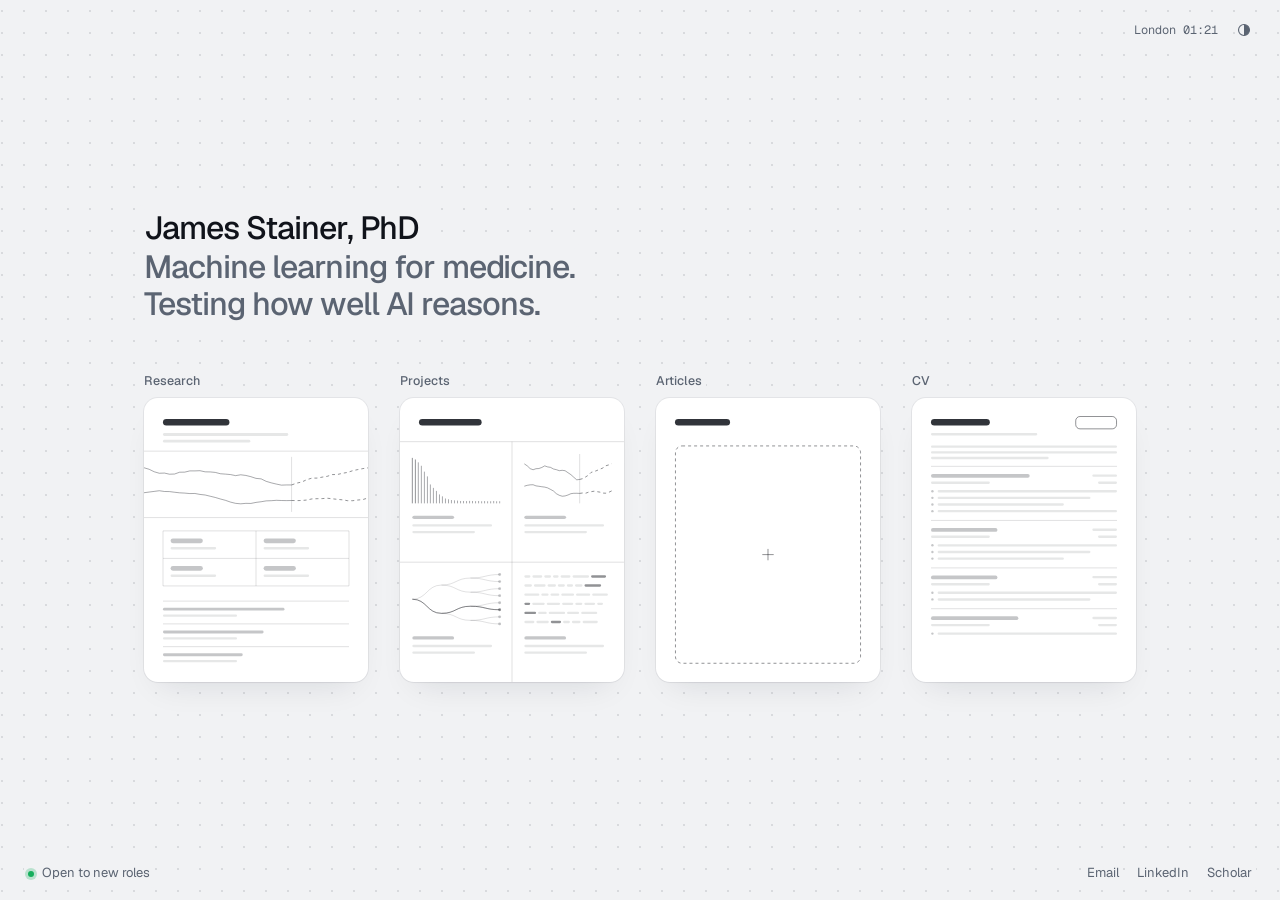
<file: index.html>
<!doctype html>
<html lang="en-GB">
<head>
<meta charset="utf-8">
<meta name="viewport" content="width=device-width, initial-scale=1, viewport-fit=cover">
<title>James Stainer, PhD</title>
<meta name="description" content="James Stainer, PhD, works on machine learning for medicine and tests how well AI reasons. London, UK.">
<link rel="canonical" href="https://jamsta.in/">
<meta property="og:type" content="website">
<meta property="og:site_name" content="James Stainer, PhD">
<meta property="og:title" content="James Stainer, PhD">
<meta property="og:description" content="James Stainer, PhD, works on machine learning for medicine and tests how well AI reasons. London, UK.">
<meta property="og:url" content="https://jamsta.in/">
<meta property="og:image" content="https://jamsta.in/assets/og.png">
<meta name="twitter:card" content="summary_large_image">
<meta name="theme-color" content="#f1f2f4" media="(prefers-color-scheme: light)">
<meta name="theme-color" content="#0d0f13" media="(prefers-color-scheme: dark)">
<link rel="icon" href="/favicon.svg" type="image/svg+xml">
<link rel="preload" href="/assets/fonts/geist.woff2" as="font" type="font/woff2" crossorigin>
<link rel="expect" href="#frames" blocking="render">
<link rel="stylesheet" href="/assets/site.css">
<script>
(function () {
  var root = document.documentElement;
  root.classList.add('js');
  try { var theme = localStorage.getItem('theme'); if (theme) root.dataset.theme = theme; } catch (e) {}
  addEventListener('pagereveal', function (event) { if (event.viewTransition) root.classList.add('vt'); });
})();
</script>
<script>
(function () {
  var clicked = null;
  function parts(path) {
    var link = document.querySelector('.thumb[href="' + path + '"]');
    if (!link) return null;
    return [[link.querySelector('.thumb-box'), 'frame'], [link.querySelector('svg'), 'frame-body'], [link.querySelector('.thumb-name'), 'frame-label']];
  }
  function name(set, on) {
    if (set) set.forEach(function (part) { part[0].style.viewTransitionName = on ? part[1] : ''; });
  }
  document.addEventListener('click', function (event) {
    var link = event.target.closest && event.target.closest('.thumb');
    if (link) clicked = link.getAttribute('href');
  });
  addEventListener('pageswap', function (event) {
    if (!event.viewTransition) return;
    var path = event.activation ? new URL(event.activation.entry.url).pathname : clicked;
    var set = path && parts(path);
    name(set, true);
    event.viewTransition.finished.then(function () { name(set, false); });
  });
  addEventListener('pagereveal', function (event) {
    if (!event.viewTransition) return;
    var nav = window.navigation && navigation.activation;
    var from = (nav && nav.from && nav.from.url) || document.referrer;
    var set = from && parts(new URL(from).pathname);
    name(set, true);
    event.viewTransition.ready.then(function () { name(set, false); });
  });
})();
</script>
<script type="application/ld+json">
{"@context":"https://schema.org","@type":"Person","name":"James Stainer, PhD","url":"https://jamsta.in/","address":{"@type":"PostalAddress","addressLocality":"London","addressCountry":"GB"},"alumniOf":["University College London","Lancaster University"],"sameAs":["https://www.linkedin.com/in/jamesstainer/","https://scholar.google.com/citations?user=jifKNDAAAAAJ"]}
</script>
<script src="/assets/site.js" defer></script>
</head>
<body class="home">
<header class="bar">
  <div class="bar-end">
    <span class="clock" data-clock>London</span>
    <button class="theme" type="button" data-theme-toggle aria-label="Switch theme"><svg viewBox="0 0 16 16" aria-hidden="true" focusable="false"><circle cx="8" cy="8" r="6.25" fill="none" stroke="currentColor" stroke-width="1.25"/><path d="M8 1.75a6.25 6.25 0 0 1 0 12.5z" fill="currentColor"/></svg></button>
  </div>
</header>
<main class="home-main">
  <div class="intro">
    <h1 class="enter">James Stainer, PhD</h1>
    <p class="enter" style="--i: 1">Machine learning for medicine.<br>Testing how well AI reasons.</p>
  </div>
  <nav class="frames" id="frames" aria-label="Pages">
    <a class="thumb enter" href="/research/" data-sel style="--i: 2">
      <span class="thumb-name">Research</span>
      <span class="thumb-box" data-sel-box><svg class="art" viewBox="0 0 236 300" aria-hidden="true" focusable="false"><rect class="h" x="20" y="22" width="70" height="7" rx="3.5"/><rect class="b1" x="20" y="37" width="132" height="3" rx="1.5"/><rect class="b1" x="20" y="44" width="92" height="3" rx="1.5"/><path class="l1" d="M155.5 62V120"/><path class="l2" d="M0 73.5L5.4 75.1L10.7 77.7L16.1 79.3L21.5 79.1L26.8 80.3L32.2 80.1L37.5 78.2L42.9 78.1L48.3 76.8L53.6 76.8L59 76.6L64.4 77.8L69.7 77.9L75.1 78.4L80.5 79.8L85.8 80.2L91.2 80.7L96.5 81.8L101.9 80.9L107.3 81.6L112.6 82.9L118 84.7L123.4 85.2L128.7 87.8L134.1 89.4L139.5 90.7L144.8 91.8L150.2 91.6L155.5 91.6M0 99.8L5.4 99.1L10.7 98.4L16.1 97.7L21.5 98.5L26.8 98.6L32.2 99.3L37.5 99.9L42.9 100.2L48.3 100.7L53.6 100.6L59 101.6L64.4 102.2L69.7 103.5L75.1 104.8L80.5 106.4L85.8 107.8L91.2 109.7L96.5 111L101.9 111.5L107.3 111L112.6 111.1L118 110L123.4 109.3L128.7 108.4L134.1 108.2L139.5 107.8L144.8 108L150.2 108.1L155.5 108"/><g class="reveal"><path class="as" stroke-dasharray="3 3" d="M155.5 91.6L160.9 89.7L166.3 88.5L171.6 86L177 84.4L182.4 84.4L187.7 83.4L193.1 82.5L198.5 80.7L203.8 80.6L209.2 79.3L214.5 78.4L219.9 76.6L225.3 75.4L230.6 74.4L236 73.6M155.5 108L160.9 108.1L166.3 108L171.6 107.5L177 106.3L182.4 106.1L187.7 106L193.1 105.6L198.5 106.2L203.8 106.8L209.2 107.3L214.5 108.2L219.9 108.2L225.3 107.5L230.6 107L236 105.3"/></g><path class="l1" d="M0 56H236M0 126H236"/><path class="l1" d="M20 140H216V198H20ZM118 140V198M20 169H216"/><rect class="b2" x="28" y="148" width="34" height="5" rx="2.5"/><rect class="b1" x="28" y="157" width="48" height="2.5" rx="1.2"/><rect class="b2" x="28" y="177" width="34" height="5" rx="2.5"/><rect class="b1" x="28" y="186" width="48" height="2.5" rx="1.2"/><rect class="b2" x="126" y="148" width="34" height="5" rx="2.5"/><rect class="b1" x="126" y="157" width="48" height="2.5" rx="1.2"/><rect class="b2" x="126" y="177" width="34" height="5" rx="2.5"/><rect class="b1" x="126" y="186" width="48" height="2.5" rx="1.2"/><path class="l1" d="M20 214H216"/><rect class="b2" x="20" y="221" width="128" height="3" rx="1.5"/><rect class="b1" x="20" y="228" width="78" height="2.5" rx="1.2"/><path class="l1" d="M20 238H216"/><rect class="b2" x="20" y="245" width="106" height="3" rx="1.5"/><rect class="b1" x="20" y="252" width="78" height="2.5" rx="1.2"/><path class="l1" d="M20 262H216"/><rect class="b2" x="20" y="269" width="84" height="3" rx="1.5"/><rect class="b1" x="20" y="276" width="78" height="2.5" rx="1.2"/></svg></span>
    </a>
    <a class="thumb enter" href="/projects/" data-sel style="--i: 3">
      <span class="thumb-name">Projects</span>
      <span class="thumb-box" data-sel-box><svg class="art" viewBox="0 0 236 300" aria-hidden="true" focusable="false"><rect class="h" x="20" y="22" width="66" height="7" rx="3.5"/><path class="l1" d="M0 46H236M0 173H236M118.0 46V300"/><path class="l2" d="M19.3 111V67.8M22.5 111V71.4M25.7 111V77.6M28.9 111V82.6M32 111V91.1M35.2 111V94.7M38.4 111V97.9M41.6 111V101.6M44.7 111V103.6M47.9 111V105.9M51.1 111V106.7M54.2 111V107.5M57.4 111V107.8M60.6 111V108.1M63.8 111V108.5M66.9 111V108.5M70.1 111V108.6M73.3 111V108.4M76.4 111V108.5M79.6 111V108.7M82.8 111V108.5M86 111V108.8M89.1 111V108.6M92.3 111V108.8M95.5 111V108.8M98.7 111V108.5M101.8 111V108.8M105 111V108.8"/><g class="reveal"><path class="as" d="M13 111V63.1M16.2 111V64.8"/></g><path class="l1" d="M189.3 59V111"/><path class="l2" d="M131 69.4L134.1 71.5L137.1 74.4L140.2 75.6L143.3 74.5L146.3 74.3L149.4 73.2L152.5 71.5L155.5 72.6L158.6 73.1L161.7 74.8L164.7 75.5L167.8 76.6L170.9 76.2L173.9 76.6L177 78.7L180.1 80.8L183.1 83.5L186.2 86.2L189.3 85.8M131 92.9L134.1 92L137.1 91.5L140.2 91.4L143.3 92.6L146.3 93L149.4 93.5L152.5 93.9L155.5 94.7L158.6 96.3L161.7 98L164.7 100.8L167.8 102.5L170.9 103.5L173.9 103.2L177 102.2L180.1 100.8L183.1 100.4L186.2 100.4L189.3 100.5"/><g class="reveal"><path class="as" stroke-dasharray="3 3" d="M189.3 85.8L192.3 85L195.4 83.3L198.5 81.3L201.5 78.3L204.6 77.5L207.7 76.3L210.7 75L213.8 73.7L216.9 71.4L219.9 70.5L223 69.1M189.3 100.5L192.3 100.1L195.4 100.4L198.5 99.3L201.5 98.7L204.6 98.2L207.7 98.7L210.7 99.2L213.8 100.2L216.9 100.3L219.9 99.4L223 97.9"/></g><path class="l1" d="M13 212C28.3 212 28.3 197.1 43.7 197.1M13 212C28.3 212 28.3 226.9 43.7 226.9M43.7 197.1C59 197.1 59 189.7 74.3 189.7M43.7 197.1C59 197.1 59 204.6 74.3 204.6M43.7 226.9C59 226.9 59 219.4 74.3 219.4M43.7 226.9C59 226.9 59 234.3 74.3 234.3M74.3 189.7C89.7 189.7 89.7 186 105 186M74.3 189.7C89.7 189.7 89.7 193.4 105 193.4M74.3 204.6C89.7 204.6 89.7 200.9 105 200.9M74.3 204.6C89.7 204.6 89.7 208.3 105 208.3M74.3 219.4C89.7 219.4 89.7 215.7 105 215.7M74.3 219.4C89.7 219.4 89.7 223.1 105 223.1M74.3 234.3C89.7 234.3 89.7 230.6 105 230.6M74.3 234.3C89.7 234.3 89.7 238 105 238"/><g class="reveal"><path class="as" d="M13 212C28.3 212 28.3 226.9 43.7 226.9M43.7 226.9C59 226.9 59 219.4 74.3 219.4M74.3 219.4C89.7 219.4 89.7 223.1 105 223.1"/></g><circle class="b2" cx="105" cy="186" r="1.5"/><circle class="b2" cx="105" cy="193.4" r="1.5"/><circle class="b2" cx="105" cy="200.9" r="1.5"/><circle class="b2" cx="105" cy="208.3" r="1.5"/><circle class="b2" cx="105" cy="215.7" r="1.5"/><circle class="af" cx="105" cy="223.1" r="1.5"/><circle class="b2" cx="105" cy="230.6" r="1.5"/><circle class="b2" cx="105" cy="238" r="1.5"/><rect class="b1" x="131" y="186.8" width="6.4" height="2.5" rx="1.2"/><rect class="b1" x="139.5" y="186.8" width="10.4" height="2.5" rx="1.2"/><rect class="b1" x="152" y="186.8" width="7.1" height="2.5" rx="1.2"/><rect class="b1" x="161.2" y="186.8" width="5.9" height="2.5" rx="1.2"/><rect class="b1" x="169.2" y="186.8" width="10.4" height="2.5" rx="1.2"/><rect class="b1" x="181.8" y="186.8" width="17.4" height="2.5" rx="1.2"/><rect class="af hit" style="--d:0" x="201.3" y="186.8" width="15.8" height="2.5" rx="1.2"/><rect class="b1" x="131" y="196.3" width="8" height="2.5" rx="1.2"/><rect class="b1" x="141.1" y="196.3" width="12.3" height="2.5" rx="1.2"/><rect class="b1" x="155.5" y="196.3" width="8.8" height="2.5" rx="1.2"/><rect class="b1" x="166.3" y="196.3" width="7.4" height="2.5" rx="1.2"/><rect class="b1" x="175.8" y="196.3" width="6.5" height="2.5" rx="1.2"/><rect class="b1" x="184.4" y="196.3" width="7.9" height="2.5" rx="1.2"/><rect class="af hit" style="--d:1" x="194.4" y="196.3" width="17.5" height="2.5" rx="1.2"/><rect class="b1" x="131" y="205.9" width="15.8" height="2.5" rx="1.2"/><rect class="b1" x="148.9" y="205.9" width="7.6" height="2.5" rx="1.2"/><rect class="b1" x="158.6" y="205.9" width="9.2" height="2.5" rx="1.2"/><rect class="b1" x="169.9" y="205.9" width="13.5" height="2.5" rx="1.2"/><rect class="b1" x="185.5" y="205.9" width="14.9" height="2.5" rx="1.2"/><rect class="b1" x="202.5" y="205.9" width="16.5" height="2.5" rx="1.2"/><rect class="af hit" style="--d:2" x="131" y="215.6" width="6.2" height="2.5" rx="1.2"/><rect class="b1" x="139.3" y="215.6" width="13.2" height="2.5" rx="1.2"/><rect class="b1" x="154.6" y="215.6" width="14.1" height="2.5" rx="1.2"/><rect class="b1" x="170.8" y="215.6" width="11.8" height="2.5" rx="1.2"/><rect class="b1" x="184.7" y="215.6" width="7.4" height="2.5" rx="1.2"/><rect class="b1" x="194.2" y="215.6" width="11.4" height="2.5" rx="1.2"/><rect class="b1" x="207.7" y="215.6" width="6.2" height="2.5" rx="1.2"/><rect class="af hit" style="--d:3" x="131" y="225.2" width="12.4" height="2.5" rx="1.2"/><rect class="b1" x="145.5" y="225.2" width="9.1" height="2.5" rx="1.2"/><rect class="b1" x="156.7" y="225.2" width="17.3" height="2.5" rx="1.2"/><rect class="b1" x="176" y="225.2" width="12.7" height="2.5" rx="1.2"/><rect class="b1" x="190.9" y="225.2" width="16.9" height="2.5" rx="1.2"/><rect class="b1" x="131" y="234.8" width="10.6" height="2.5" rx="1.2"/><rect class="b1" x="143.7" y="234.8" width="13.1" height="2.5" rx="1.2"/><rect class="af hit" style="--d:4" x="158.9" y="234.8" width="10.8" height="2.5" rx="1.2"/><rect class="b1" x="171.8" y="234.8" width="7.2" height="2.5" rx="1.2"/><rect class="b1" x="181.1" y="234.8" width="9.1" height="2.5" rx="1.2"/><rect class="b1" x="192.4" y="234.8" width="16" height="2.5" rx="1.2"/><rect class="b2" x="13" y="124" width="44" height="3.5" rx="1.8"/><rect class="b1" x="13" y="133" width="84" height="2.5" rx="1.2"/><rect class="b1" x="13" y="140" width="66" height="2.5" rx="1.2"/><rect class="b2" x="131" y="124" width="44" height="3.5" rx="1.8"/><rect class="b1" x="131" y="133" width="84" height="2.5" rx="1.2"/><rect class="b1" x="131" y="140" width="66" height="2.5" rx="1.2"/><rect class="b2" x="13" y="251" width="44" height="3.5" rx="1.8"/><rect class="b1" x="13" y="260" width="84" height="2.5" rx="1.2"/><rect class="b1" x="13" y="267" width="66" height="2.5" rx="1.2"/><rect class="b2" x="131" y="251" width="44" height="3.5" rx="1.8"/><rect class="b1" x="131" y="260" width="84" height="2.5" rx="1.2"/><rect class="b1" x="131" y="267" width="66" height="2.5" rx="1.2"/></svg></span>
    </a>
    <a class="thumb enter" href="/articles/" data-sel style="--i: 4">
      <span class="thumb-name">Articles</span>
      <span class="thumb-box" data-sel-box><svg class="art" viewBox="0 0 236 300" aria-hidden="true" focusable="false"><rect class="h" x="20" y="22" width="58" height="7" rx="3.5"/><rect class="as ants" x="20.5" y="50.5" width="195" height="229" rx="7"/><path class="as" d="M112 165H124M118 159V171"/></svg></span>
    </a>
    <a class="thumb enter" href="/cv/" data-sel style="--i: 5">
      <span class="thumb-name">CV</span>
      <span class="thumb-box" data-sel-box><svg class="art" viewBox="0 0 236 300" aria-hidden="true" focusable="false"><rect class="h" x="20" y="22" width="62" height="7" rx="3.5"/><rect class="as" x="172.5" y="19.5" width="43" height="13" rx="4.5"/><rect class="b1" x="20" y="37" width="112" height="2.5" rx="1.2"/><rect class="b1" x="20" y="50" width="196" height="2.5" rx="1.2"/><rect class="b1" x="20" y="56" width="196" height="2.5" rx="1.2"/><rect class="b1" x="20" y="62" width="124" height="2.5" rx="1.2"/><path class="l1" d="M20 72H216"/><rect class="b2" x="20" y="80" width="104" height="4" rx="2"/><rect class="b1" x="190" y="80.5" width="26" height="2.5" rx="1.2"/><rect class="b1" x="20" y="88" width="62" height="2.5" rx="1.2"/><rect class="b1" x="196" y="88" width="20" height="2.5" rx="1.2"/><circle class="b2" cx="21.5" cy="98.2" r="1.25"/><rect class="b1" x="27" y="97" width="189" height="2.5" rx="1.2"/><circle class="b2" cx="21.5" cy="105.2" r="1.25"/><rect class="b1" x="27" y="104" width="161" height="2.5" rx="1.2"/><circle class="b2" cx="21.5" cy="112.2" r="1.25"/><rect class="b1" x="27" y="111" width="133" height="2.5" rx="1.2"/><circle class="b2" cx="21.5" cy="119.2" r="1.25"/><rect class="b1" x="27" y="118" width="189" height="2.5" rx="1.2"/><path class="l1" d="M20 129H216"/><rect class="b2" x="20" y="137" width="70" height="4" rx="2"/><rect class="b1" x="190" y="137.5" width="26" height="2.5" rx="1.2"/><rect class="b1" x="20" y="145" width="62" height="2.5" rx="1.2"/><rect class="b1" x="196" y="145" width="20" height="2.5" rx="1.2"/><circle class="b2" cx="21.5" cy="155.2" r="1.25"/><rect class="b1" x="27" y="154" width="189" height="2.5" rx="1.2"/><circle class="b2" cx="21.5" cy="162.2" r="1.25"/><rect class="b1" x="27" y="161" width="161" height="2.5" rx="1.2"/><circle class="b2" cx="21.5" cy="169.2" r="1.25"/><rect class="b1" x="27" y="168" width="133" height="2.5" rx="1.2"/><path class="l1" d="M20 179H216"/><rect class="b2" x="20" y="187" width="70" height="4" rx="2"/><rect class="b1" x="190" y="187.5" width="26" height="2.5" rx="1.2"/><rect class="b1" x="20" y="195" width="62" height="2.5" rx="1.2"/><rect class="b1" x="196" y="195" width="20" height="2.5" rx="1.2"/><circle class="b2" cx="21.5" cy="205.2" r="1.25"/><rect class="b1" x="27" y="204" width="189" height="2.5" rx="1.2"/><circle class="b2" cx="21.5" cy="212.2" r="1.25"/><rect class="b1" x="27" y="211" width="161" height="2.5" rx="1.2"/><path class="l1" d="M20 222H216"/><rect class="b2" x="20" y="230" width="92" height="4" rx="2"/><rect class="b1" x="190" y="230.5" width="26" height="2.5" rx="1.2"/><rect class="b1" x="20" y="238" width="62" height="2.5" rx="1.2"/><rect class="b1" x="196" y="238" width="20" height="2.5" rx="1.2"/><circle class="b2" cx="21.5" cy="248.2" r="1.25"/><rect class="b1" x="27" y="247" width="189" height="2.5" rx="1.2"/></svg></span>
    </a>
  </nav>
</main>
<footer class="foot enter" style="--i: 7">
  <span class="status"><i></i>Open to new roles</span>
  <span class="foot-links"><a class="quiet" href="mailto:stainerjames@hotmail.com">Email</a><a class="quiet" href="https://www.linkedin.com/in/jamesstainer/">LinkedIn</a><a class="quiet" href="https://scholar.google.com/citations?user=jifKNDAAAAAJ">Scholar</a></span>
</footer>
</body>
</html>
</file>
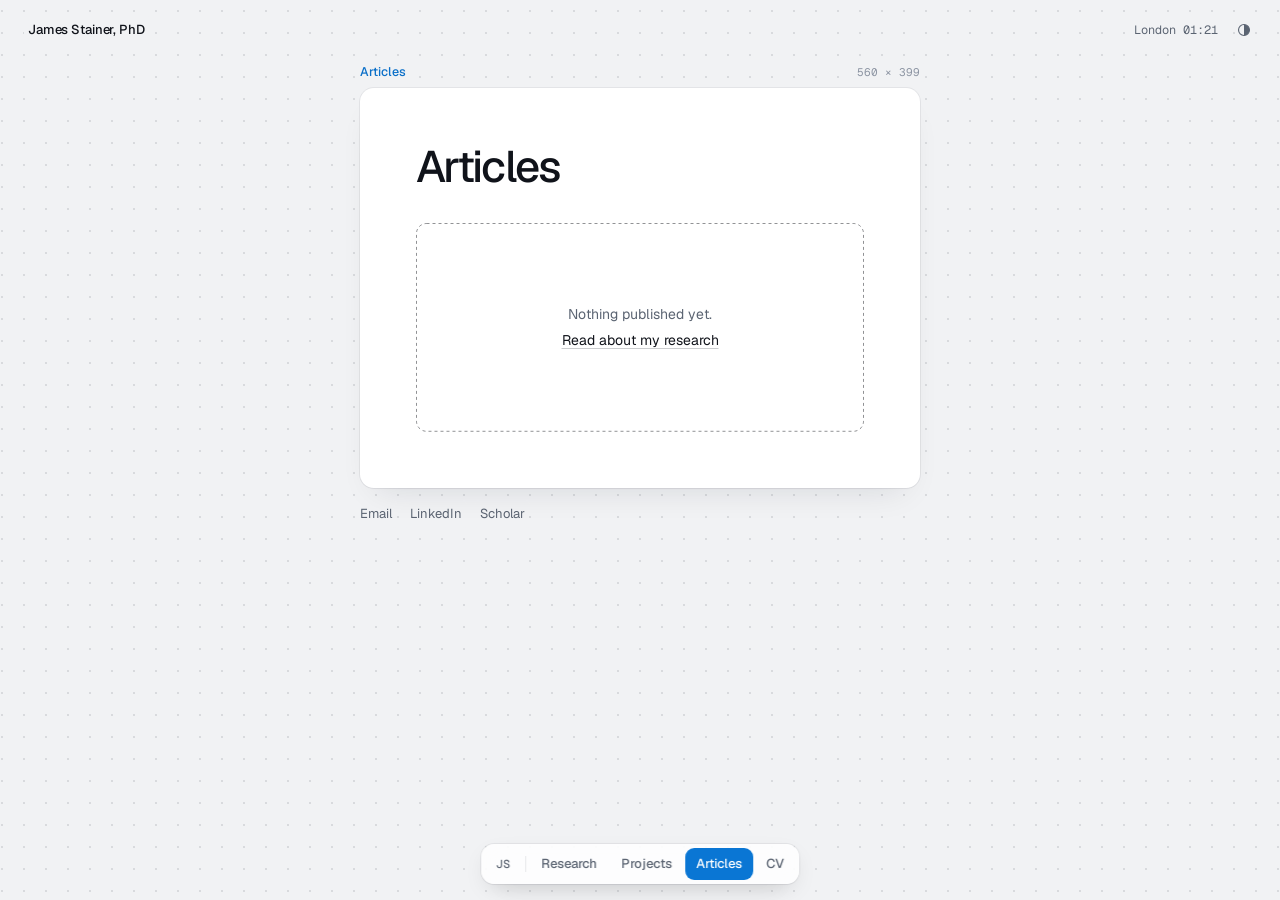
<file: articles/index.html>
<!doctype html>
<html lang="en-GB">
<head>
<meta charset="utf-8">
<meta name="viewport" content="width=device-width, initial-scale=1, viewport-fit=cover">
<title>Articles | James Stainer, PhD</title>
<meta name="description" content="Articles by James Stainer, PhD.">
<link rel="canonical" href="https://jamsta.in/articles/">
<meta property="og:type" content="website">
<meta property="og:site_name" content="James Stainer, PhD">
<meta property="og:title" content="Articles | James Stainer, PhD">
<meta property="og:description" content="Articles by James Stainer, PhD.">
<meta property="og:url" content="https://jamsta.in/articles/">
<meta property="og:image" content="https://jamsta.in/assets/og.png">
<meta name="twitter:card" content="summary_large_image">
<meta name="theme-color" content="#f1f2f4" media="(prefers-color-scheme: light)">
<meta name="theme-color" content="#0d0f13" media="(prefers-color-scheme: dark)">
<link rel="icon" href="/favicon.svg" type="image/svg+xml">
<link rel="preload" href="/assets/fonts/geist.woff2" as="font" type="font/woff2" crossorigin>
<link rel="expect" href="#frame-sheet" blocking="render">
<link rel="stylesheet" href="/assets/site.css">
<script>
(function () {
  var root = document.documentElement;
  root.classList.add('js');
  try { var theme = localStorage.getItem('theme'); if (theme) root.dataset.theme = theme; } catch (e) {}
  addEventListener('pagereveal', function (event) { if (event.viewTransition) root.classList.add('vt'); });
})();
</script>
<script src="/assets/site.js" defer></script>
</head>
<body class="page">
<a class="skip" href="#main">Skip to content</a>
<header class="bar">
  <a class="bar-name" href="/">James Stainer, PhD</a>
  <div class="bar-end">
    <span class="clock" data-clock>London</span>
    <button class="theme" type="button" data-theme-toggle aria-label="Switch theme"><svg viewBox="0 0 16 16" aria-hidden="true" focusable="false"><circle cx="8" cy="8" r="6.25" fill="none" stroke="currentColor" stroke-width="1.25"/><path d="M8 1.75a6.25 6.25 0 0 1 0 12.5z" fill="currentColor"/></svg></button>
  </div>
</header>
<main id="main" class="stage" style="--w: 560px">
  <div class="frame">
    <div class="frame-label enter">
      <span class="frame-name" aria-hidden="true">Articles</span>
      <span class="frame-size" data-frame-size aria-hidden="true"></span>
    </div>
    <div class="frame-sheet enter" id="frame-sheet" style="--i: 1">
      <div class="frame-box"></div>
      <div class="frame-body">
        <h1 class="title">Articles</h1>
        <div class="empty">
          <svg class="art" aria-hidden="true" focusable="false"><rect class="as ants" x=".5" y=".5" rx="10"/></svg>
          <p class="empty-copy">Nothing published yet.</p>
          <a class="text-link" href="/research/" style="font-size: 14px">Read about my research</a>
        </div>
      </div>
    </div>
  </div>
  <div class="page-foot enter" style="--i: 3">
    <span class="foot-links"><a class="quiet" href="mailto:stainerjames@hotmail.com">Email</a><a class="quiet" href="https://www.linkedin.com/in/jamesstainer/">LinkedIn</a><a class="quiet" href="https://scholar.google.com/citations?user=jifKNDAAAAAJ">Scholar</a></span>
  </div>
</main>
<nav class="dock" aria-label="Pages">
  <a class="dock-home" href="/" aria-label="Home">JS</a>
  <span class="dock-sep"></span>
  <div class="dock-items"><a href="/research/"><span class="dock-text">Research</span></a><a href="/projects/"><span class="dock-text">Projects</span></a><a href="/articles/" aria-current="page"><span class="dock-pill"></span><span class="dock-text">Articles</span></a><a href="/cv/"><span class="dock-text">CV</span></a></div>
</nav>
</body>
</html>
</file>
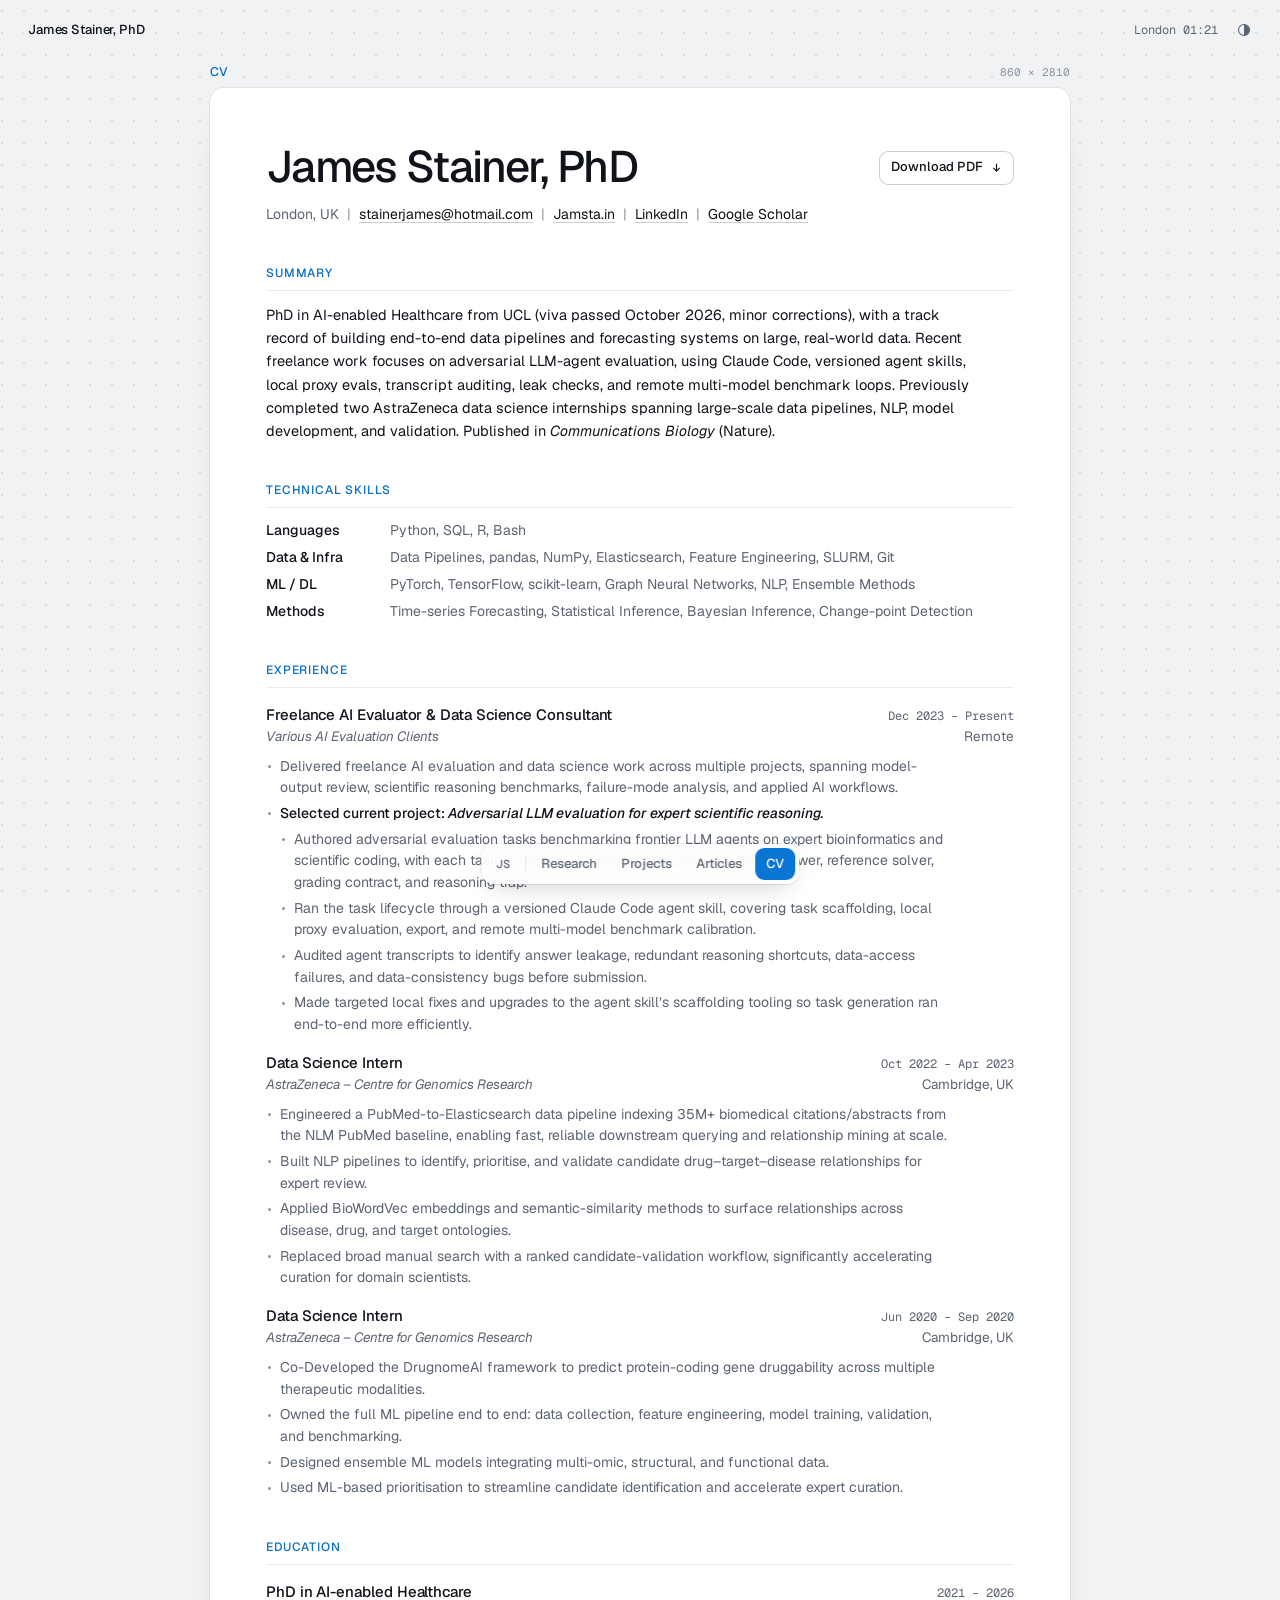
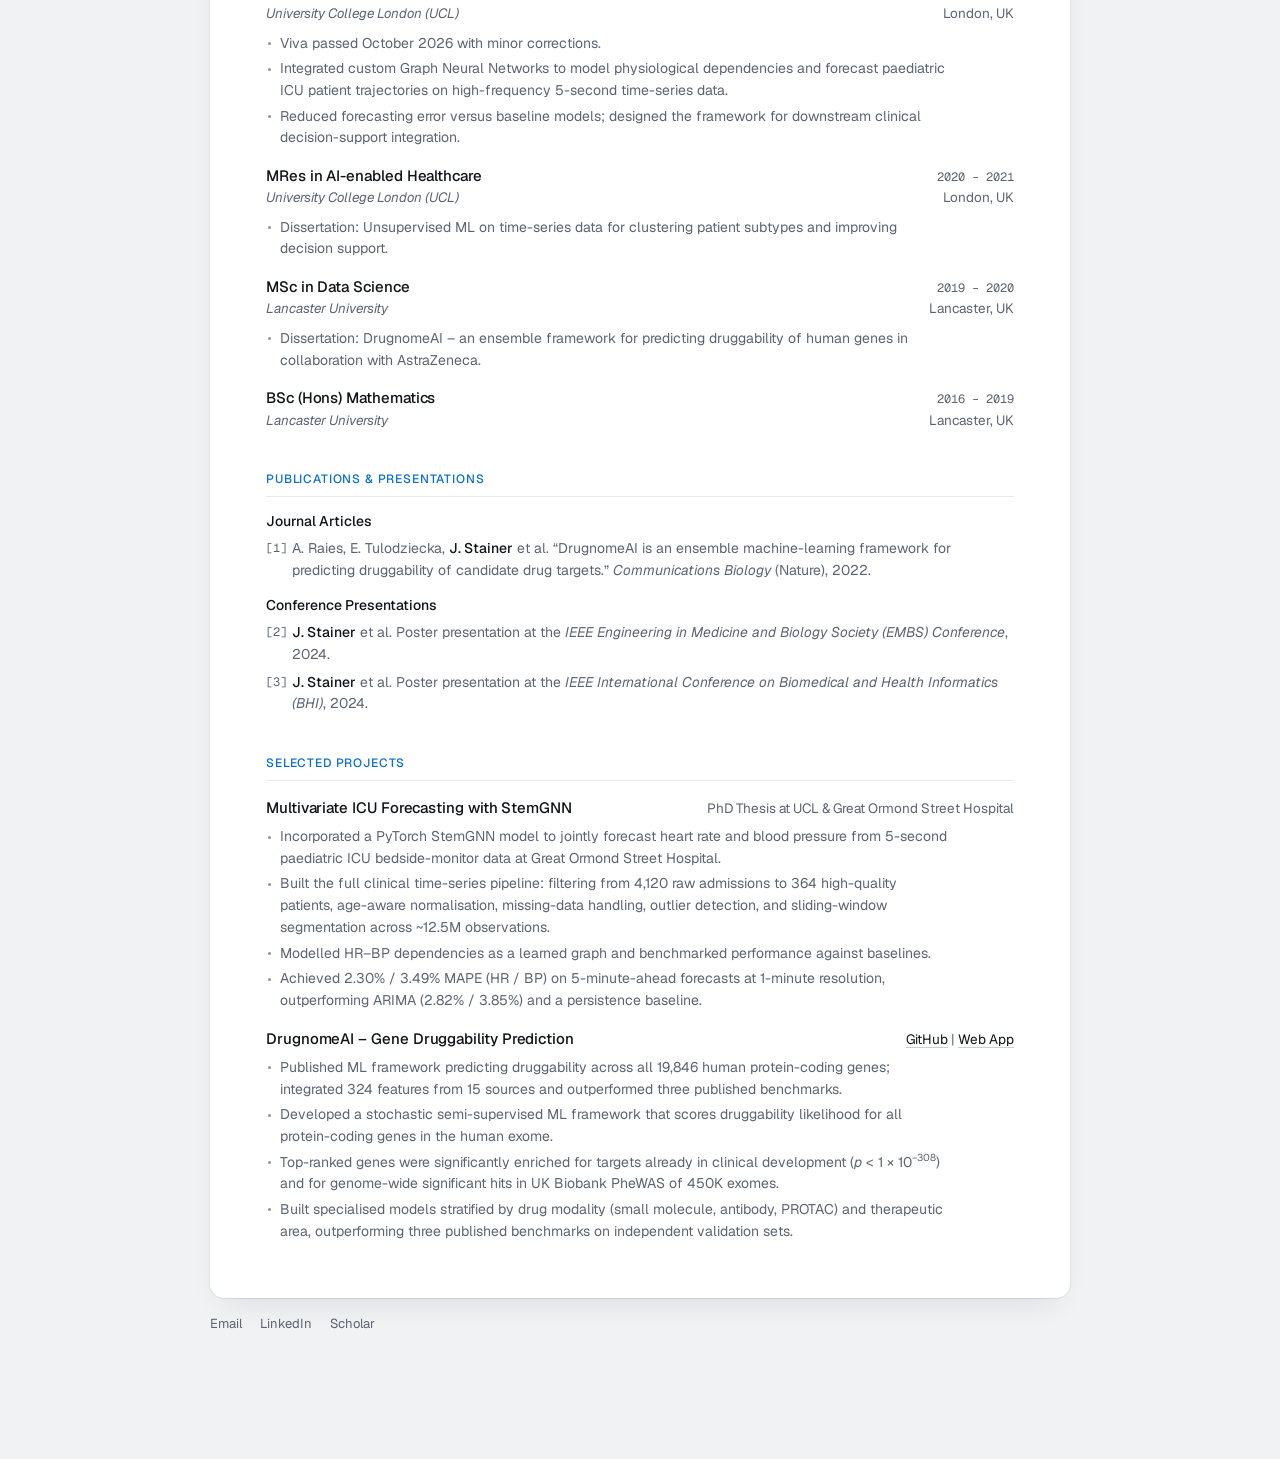
<file: cv/index.html>
<!doctype html>
<html lang="en-GB">
<head>
<meta charset="utf-8">
<meta name="viewport" content="width=device-width, initial-scale=1, viewport-fit=cover">
<title>CV | James Stainer, PhD</title>
<meta name="description" content="The CV of James Stainer, PhD: machine learning, data science and AI evaluation.">
<link rel="canonical" href="https://jamsta.in/cv/">
<meta property="og:type" content="website">
<meta property="og:site_name" content="James Stainer, PhD">
<meta property="og:title" content="CV | James Stainer, PhD">
<meta property="og:description" content="The CV of James Stainer, PhD: machine learning, data science and AI evaluation.">
<meta property="og:url" content="https://jamsta.in/cv/">
<meta property="og:image" content="https://jamsta.in/assets/og.png">
<meta name="twitter:card" content="summary_large_image">
<meta name="theme-color" content="#f1f2f4" media="(prefers-color-scheme: light)">
<meta name="theme-color" content="#0d0f13" media="(prefers-color-scheme: dark)">
<link rel="icon" href="/favicon.svg" type="image/svg+xml">
<link rel="preload" href="/assets/fonts/geist.woff2" as="font" type="font/woff2" crossorigin>
<link rel="expect" href="#frame-sheet" blocking="render">
<link rel="stylesheet" href="/assets/site.css">
<script>
(function () {
  var root = document.documentElement;
  root.classList.add('js');
  try { var theme = localStorage.getItem('theme'); if (theme) root.dataset.theme = theme; } catch (e) {}
  addEventListener('pagereveal', function (event) { if (event.viewTransition) root.classList.add('vt'); });
})();
</script>
<script src="/assets/site.js" defer></script>
</head>
<body class="page">
<a class="skip" href="#main">Skip to content</a>
<header class="bar">
  <a class="bar-name" href="/">James Stainer, PhD</a>
  <div class="bar-end">
    <span class="clock" data-clock>London</span>
    <button class="theme" type="button" data-theme-toggle aria-label="Switch theme"><svg viewBox="0 0 16 16" aria-hidden="true" focusable="false"><circle cx="8" cy="8" r="6.25" fill="none" stroke="currentColor" stroke-width="1.25"/><path d="M8 1.75a6.25 6.25 0 0 1 0 12.5z" fill="currentColor"/></svg></button>
  </div>
</header>
<main id="main" class="stage" style="--w: 860px">
  <div class="frame">
    <div class="frame-label enter">
      <span class="frame-name" aria-hidden="true">CV</span>
      <span class="frame-size" data-frame-size aria-hidden="true"></span>
    </div>
    <div class="frame-sheet enter" id="frame-sheet" style="--i: 1">
      <div class="frame-box"></div>
      <div class="frame-body">
        <div class="title-row">
          <h1 class="title">James Stainer, PhD</h1>
          <a class="button" href="/James_Stainer_CV.pdf" download>Download PDF<svg class="arrow" viewBox="0 0 12 12" fill="none" stroke="currentColor" stroke-width="1.25" aria-hidden="true" focusable="false"><path d="M6 2v8M2.5 6.5 6 10l3.5-3.5"/></svg></a>
        </div>
        <p class="cv-contact">London, UK <i>|</i> <a class="text-link" href="mailto:stainerjames@hotmail.com">stainerjames@hotmail.com</a> <i>|</i> <a class="text-link" href="https://jamsta.in/">Jamsta.in</a> <i>|</i> <a class="text-link" href="https://www.linkedin.com/in/jamesstainer/" target="_blank" rel="noopener">LinkedIn</a> <i>|</i> <a class="text-link" href="https://scholar.google.com/citations?user=jifKNDAAAAAJ" target="_blank" rel="noopener">Google Scholar</a></p>
        <section class="cv-section">
          <h2>Summary</h2>
          <p class="cv-summary">PhD in AI-enabled Healthcare from UCL (viva passed October 2026, minor corrections), with a track record of building end-to-end data pipelines and forecasting systems on large, real-world data. Recent freelance work focuses on adversarial LLM-agent evaluation, using Claude Code, versioned agent skills, local proxy evals, transcript auditing, leak checks, and remote multi-model benchmark loops. Previously completed two AstraZeneca data science internships spanning large-scale data pipelines, NLP, model development, and validation. Published in <em>Communications Biology</em> (Nature).</p>
        </section>
        <section class="cv-section">
          <h2>Technical Skills</h2>
          <dl class="skills"><dt>Languages</dt><dd>Python, SQL, R, Bash</dd><dt>Data &amp; Infra</dt><dd>Data Pipelines, pandas, NumPy, Elasticsearch, Feature Engineering, SLURM, Git</dd><dt>ML / DL</dt><dd>PyTorch, TensorFlow, scikit-learn, Graph Neural Networks, NLP, Ensemble Methods</dd><dt>Methods</dt><dd>Time-series Forecasting, Statistical Inference, Bayesian Inference, Change-point Detection</dd></dl>
        </section>
        <section class="cv-section">
          <h2>Experience</h2>
          
          <article class="job">
            <div class="job-head"><h3 class="job-role">Freelance AI Evaluator &amp; Data Science Consultant</h3><span class="job-when">Dec 2023 – Present</span><p class="job-org">Various AI Evaluation Clients</p><span class="job-where">Remote</span></div><ul class="points"><li>Delivered freelance AI evaluation and data science work across multiple projects, spanning model-output review, scientific reasoning benchmarks, failure-mode analysis, and applied AI workflows.</li><li><strong>Selected current project: <em>Adversarial LLM evaluation for expert scientific reasoning.</em></strong><ul class="points"><li>Authored adversarial evaluation tasks benchmarking frontier LLM agents on expert bioinformatics and scientific coding, with each task structured around a hidden oracle, golden answer, reference solver, grading contract, and reasoning trap.</li><li>Ran the task lifecycle through a versioned Claude Code agent skill, covering task scaffolding, local proxy evaluation, export, and remote multi-model benchmark calibration.</li><li>Audited agent transcripts to identify answer leakage, redundant reasoning shortcuts, data-access failures, and data-consistency bugs before submission.</li><li>Made targeted local fixes and upgrades to the agent skill’s scaffolding tooling so task generation ran end-to-end more efficiently.</li></ul></li></ul>
          </article>
          <article class="job">
            <div class="job-head"><h3 class="job-role">Data Science Intern</h3><span class="job-when">Oct 2022 – Apr 2023</span><p class="job-org">AstraZeneca – Centre for Genomics Research</p><span class="job-where">Cambridge, UK</span></div><ul class="points"><li>Engineered a PubMed-to-Elasticsearch data pipeline indexing 35M+ biomedical citations/abstracts from the NLM PubMed baseline, enabling fast, reliable downstream querying and relationship mining at scale.</li><li>Built NLP pipelines to identify, prioritise, and validate candidate drug–target–disease relationships for expert review.</li><li>Applied BioWordVec embeddings and semantic-similarity methods to surface relationships across disease, drug, and target ontologies.</li><li>Replaced broad manual search with a ranked candidate-validation workflow, significantly accelerating curation for domain scientists.</li></ul>
          </article>
          <article class="job">
            <div class="job-head"><h3 class="job-role">Data Science Intern</h3><span class="job-when">Jun 2020 – Sep 2020</span><p class="job-org">AstraZeneca – Centre for Genomics Research</p><span class="job-where">Cambridge, UK</span></div><ul class="points"><li>Co-Developed the DrugnomeAI framework to predict protein-coding gene druggability across multiple therapeutic modalities.</li><li>Owned the full ML pipeline end to end: data collection, feature engineering, model training, validation, and benchmarking.</li><li>Designed ensemble ML models integrating multi-omic, structural, and functional data.</li><li>Used ML-based prioritisation to streamline candidate identification and accelerate expert curation.</li></ul>
          </article>
        </section>
        <section class="cv-section">
          <h2>Education</h2>
          
          <article class="job">
            <div class="job-head"><h3 class="job-role">PhD in AI-enabled Healthcare</h3><span class="job-when">2021 – 2026</span><p class="job-org">University College London (UCL)</p><span class="job-where">London, UK</span></div><ul class="points"><li>Viva passed October 2026 with minor corrections.</li><li>Integrated custom Graph Neural Networks to model physiological dependencies and forecast paediatric ICU patient trajectories on high-frequency 5-second time-series data.</li><li>Reduced forecasting error versus baseline models; designed the framework for downstream clinical decision-support integration.</li></ul>
          </article>
          <article class="job">
            <div class="job-head"><h3 class="job-role">MRes in AI-enabled Healthcare</h3><span class="job-when">2020 – 2021</span><p class="job-org">University College London (UCL)</p><span class="job-where">London, UK</span></div><ul class="points"><li>Dissertation: Unsupervised ML on time-series data for clustering patient subtypes and improving decision support.</li></ul>
          </article>
          <article class="job">
            <div class="job-head"><h3 class="job-role">MSc in Data Science</h3><span class="job-when">2019 – 2020</span><p class="job-org">Lancaster University</p><span class="job-where">Lancaster, UK</span></div><ul class="points"><li>Dissertation: DrugnomeAI – an ensemble framework for predicting druggability of human genes in collaboration with AstraZeneca.</li></ul>
          </article>
          <article class="job">
            <div class="job-head"><h3 class="job-role">BSc (Hons) Mathematics</h3><span class="job-when">2016 – 2019</span><p class="job-org">Lancaster University</p><span class="job-where">Lancaster, UK</span></div>
          </article>
        </section>
        <section class="cv-section">
          <h2>Publications &amp; Presentations</h2>
          <h3 class="refs-head">Journal Articles</h3><ol class="refs"><li><span class="ref-n">[1]</span><span>A. Raies, E. Tulodziecka, <strong>J. Stainer</strong> et al. “DrugnomeAI is an ensemble machine-learning framework for predicting druggability of candidate drug targets.” <em>Communications Biology</em> (Nature), 2022.</span></li></ol><h3 class="refs-head">Conference Presentations</h3><ol class="refs"><li><span class="ref-n">[2]</span><span><strong>J. Stainer</strong> et al. Poster presentation at the <em>IEEE Engineering in Medicine and Biology Society (EMBS) Conference</em>, 2024.</span></li><li><span class="ref-n">[3]</span><span><strong>J. Stainer</strong> et al. Poster presentation at the <em>IEEE International Conference on Biomedical and Health Informatics (BHI)</em>, 2024.</span></li></ol>
        </section>
        <section class="cv-section">
          <h2>Selected Projects</h2>
          
          <article class="job">
            <div class="job-head"><h3 class="job-role">Multivariate ICU Forecasting with StemGNN</h3><span class="job-when side">PhD Thesis at UCL &amp; Great Ormond Street Hospital</span></div><ul class="points"><li>Incorporated a PyTorch StemGNN model to jointly forecast heart rate and blood pressure from 5-second paediatric ICU bedside-monitor data at Great Ormond Street Hospital.</li><li>Built the full clinical time-series pipeline: filtering from 4,120 raw admissions to 364 high-quality patients, age-aware normalisation, missing-data handling, outlier detection, and sliding-window segmentation across ~12.5M observations.</li><li>Modelled HR–BP dependencies as a learned graph and benchmarked performance against baselines.</li><li>Achieved 2.30% / 3.49% MAPE (HR / BP) on 5-minute-ahead forecasts at 1-minute resolution, outperforming ARIMA (2.82% / 3.85%) and a persistence baseline.</li></ul>
          </article>
          <article class="job">
            <div class="job-head"><h3 class="job-role">DrugnomeAI – Gene Druggability Prediction</h3><span class="job-when side"><a class="text-link" href="https://github.com/astrazeneca-cgr-publications/DrugnomeAI-release" target="_blank" rel="noopener">GitHub</a> | <a class="text-link" href="http://drugnomeai.public.cgr.astrazeneca.com" target="_blank" rel="noopener">Web App</a></span></div><ul class="points"><li>Published ML framework predicting druggability across all 19,846 human protein-coding genes; integrated 324 features from 15 sources and outperformed three published benchmarks.</li><li>Developed a stochastic semi-supervised ML framework that scores druggability likelihood for all protein-coding genes in the human exome.</li><li>Top-ranked genes were significantly enriched for targets already in clinical development (<i>p</i> &lt; 1 × 10<sup>−308</sup>) and for genome-wide significant hits in UK Biobank PheWAS of 450K exomes.</li><li>Built specialised models stratified by drug modality (small molecule, antibody, PROTAC) and therapeutic area, outperforming three published benchmarks on independent validation sets.</li></ul>
          </article>
        </section>
      </div>
    </div>
  </div>
  <div class="page-foot enter" style="--i: 3">
    <span class="foot-links"><a class="quiet" href="mailto:stainerjames@hotmail.com">Email</a><a class="quiet" href="https://www.linkedin.com/in/jamesstainer/">LinkedIn</a><a class="quiet" href="https://scholar.google.com/citations?user=jifKNDAAAAAJ">Scholar</a></span>
  </div>
</main>
<nav class="dock" aria-label="Pages">
  <a class="dock-home" href="/" aria-label="Home">JS</a>
  <span class="dock-sep"></span>
  <div class="dock-items"><a href="/research/"><span class="dock-text">Research</span></a><a href="/projects/"><span class="dock-text">Projects</span></a><a href="/articles/"><span class="dock-text">Articles</span></a><a href="/cv/" aria-current="page"><span class="dock-pill"></span><span class="dock-text">CV</span></a></div>
</nav>
</body>
</html>
</file>
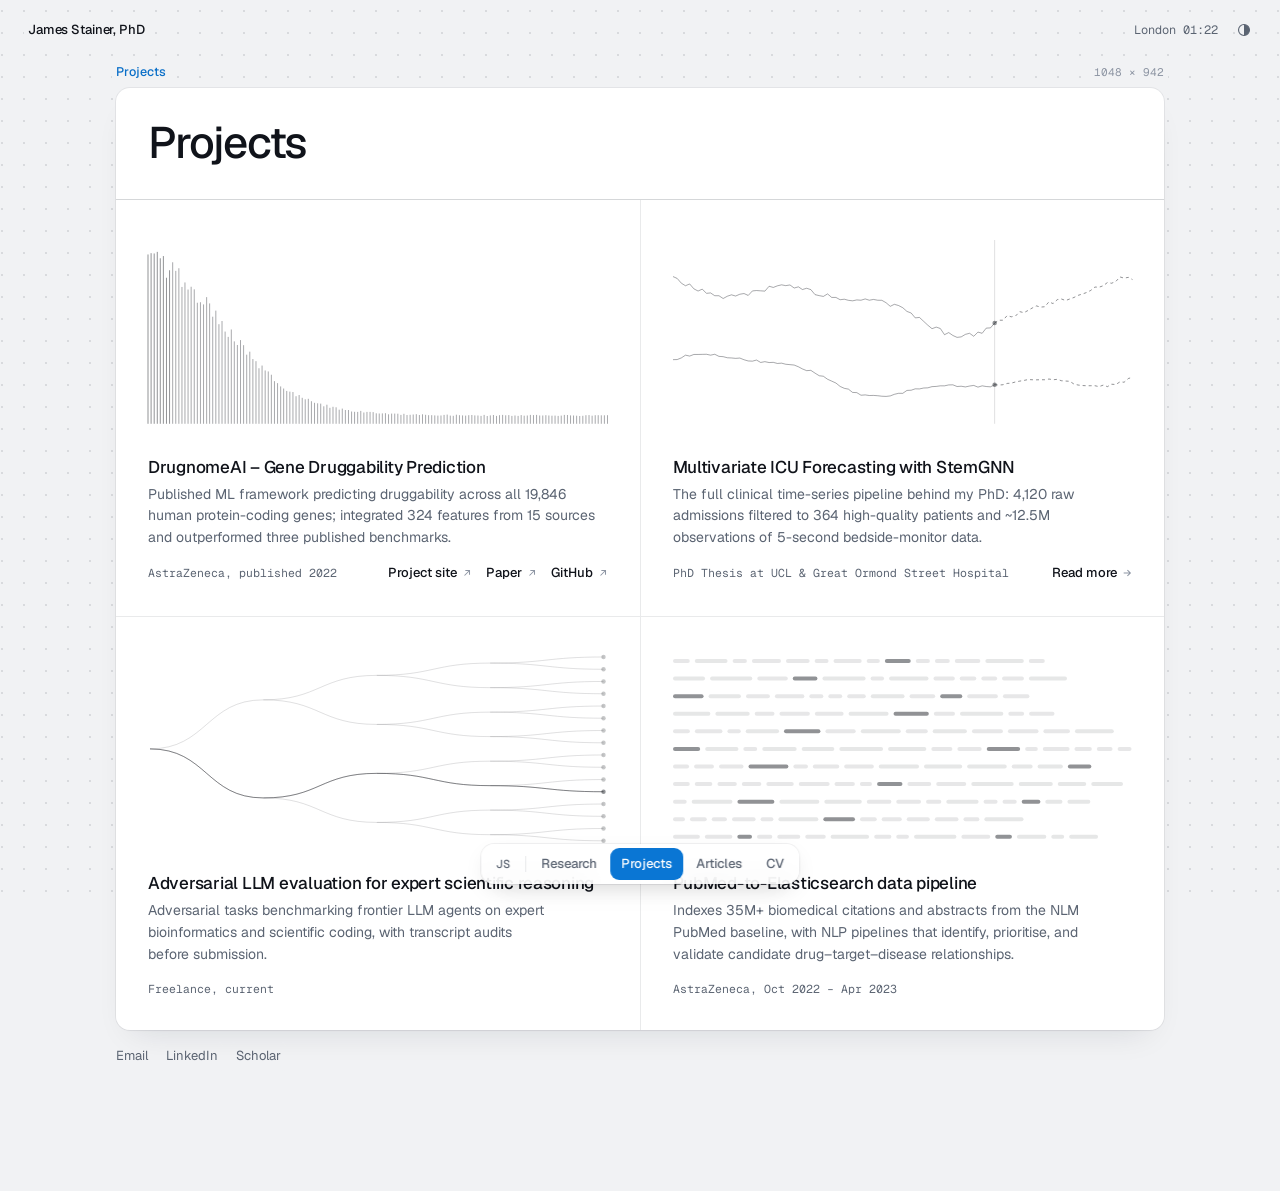
<file: projects/index.html>
<!doctype html>
<html lang="en-GB">
<head>
<meta charset="utf-8">
<meta name="viewport" content="width=device-width, initial-scale=1, viewport-fit=cover">
<title>Projects | James Stainer, PhD</title>
<meta name="description" content="Projects by James Stainer, PhD, including DrugnomeAI, multivariate ICU forecasting and adversarial LLM evaluation.">
<link rel="canonical" href="https://jamsta.in/projects/">
<meta property="og:type" content="website">
<meta property="og:site_name" content="James Stainer, PhD">
<meta property="og:title" content="Projects | James Stainer, PhD">
<meta property="og:description" content="Projects by James Stainer, PhD, including DrugnomeAI, multivariate ICU forecasting and adversarial LLM evaluation.">
<meta property="og:url" content="https://jamsta.in/projects/">
<meta property="og:image" content="https://jamsta.in/assets/og.png">
<meta name="twitter:card" content="summary_large_image">
<meta name="theme-color" content="#f1f2f4" media="(prefers-color-scheme: light)">
<meta name="theme-color" content="#0d0f13" media="(prefers-color-scheme: dark)">
<link rel="icon" href="/favicon.svg" type="image/svg+xml">
<link rel="preload" href="/assets/fonts/geist.woff2" as="font" type="font/woff2" crossorigin>
<link rel="expect" href="#frame-sheet" blocking="render">
<link rel="stylesheet" href="/assets/site.css">
<script>
(function () {
  var root = document.documentElement;
  root.classList.add('js');
  try { var theme = localStorage.getItem('theme'); if (theme) root.dataset.theme = theme; } catch (e) {}
  addEventListener('pagereveal', function (event) { if (event.viewTransition) root.classList.add('vt'); });
})();
</script>
<script src="/assets/site.js" defer></script>
</head>
<body class="page">
<a class="skip" href="#main">Skip to content</a>
<header class="bar">
  <a class="bar-name" href="/">James Stainer, PhD</a>
  <div class="bar-end">
    <span class="clock" data-clock>London</span>
    <button class="theme" type="button" data-theme-toggle aria-label="Switch theme"><svg viewBox="0 0 16 16" aria-hidden="true" focusable="false"><circle cx="8" cy="8" r="6.25" fill="none" stroke="currentColor" stroke-width="1.25"/><path d="M8 1.75a6.25 6.25 0 0 1 0 12.5z" fill="currentColor"/></svg></button>
  </div>
</header>
<main id="main" class="stage" style="--w: 1048px">
  <div class="frame">
    <div class="frame-label enter">
      <span class="frame-name" aria-hidden="true">Projects</span>
      <span class="frame-size" data-frame-size aria-hidden="true"></span>
    </div>
    <div class="frame-sheet enter" id="frame-sheet" style="--i: 1">
      <div class="frame-box"></div>
      <div class="frame-body" style="--pad: clamp(20px, 3vw, 32px)">
        <h1 class="title">Projects</h1>
        <div class="cells">
          <article class="cell" data-sel>
            <div class="cell-art"><svg class="art" viewBox="0 0 460 200" aria-hidden="true" focusable="false"><path class="l2" d="M24.7 192V30.3M27.8 192V38.9M30.9 192V36.3M34 192V55M37 192V50.5M40.1 192V57.6M43.2 192V54.8M46.3 192V57.4M49.4 192V70.8M52.5 192V70.3M55.6 192V72.5M58.7 192V65.2M61.7 192V71.5M64.8 192V84.8M67.9 192V78.7M71 192V92.3M74.1 192V89.1M77.2 192V99.7M80.3 192V105M83.4 192V97.6M86.4 192V109.5M89.5 192V113.1M92.6 192V108.2M95.7 192V113.3M98.8 192V122.8M101.9 192V119.8M105 192V127.2M108.1 192V129.3M111.1 192V136.4M114.2 192V133.7M117.3 192V138.6M120.4 192V139.6M123.5 192V142.9M126.6 192V149.3M129.7 192V151.3M132.8 192V154.6M135.8 192V156.7M138.9 192V159.1M142 192V159.8M145.1 192V160.2M148.2 192V164.4M151.3 192V163.2M154.4 192V166M157.4 192V167.5M160.5 192V167M163.6 192V169.4M166.7 192V171M169.8 192V171.5M172.9 192V171.8M176 192V174.5M179.1 192V172.9M182.1 192V176M185.2 192V175M188.3 192V175.5M191.4 192V177.9M194.5 192V176.8M197.6 192V178.2M200.7 192V178.2M203.8 192V179.7M206.8 192V180M209.9 192V180.1M213 192V179.1M216.1 192V180.7M219.2 192V180.1M222.3 192V180.1M225.4 192V180.3M228.5 192V181.5M231.5 192V181.7M234.6 192V181.6M237.7 192V181.4M240.8 192V182.5M243.9 192V181.8M247 192V181.8M250.1 192V181.9M253.2 192V183.1M256.2 192V182M259.3 192V183.2M262.4 192V183M265.5 192V182.7M268.6 192V182.4M271.7 192V183.2M274.8 192V182.5M277.9 192V183M280.9 192V183.4M284 192V183.4M287.1 192V183.6M290.2 192V183.8M293.3 192V183.7M296.4 192V183.1M299.5 192V182.8M302.6 192V183.8M305.6 192V184M308.7 192V182.9M311.8 192V183.4M314.9 192V183.6M318 192V183.8M321.1 192V183.4M324.2 192V183.2M327.2 192V183.6M330.3 192V183.7M333.4 192V184.1M336.5 192V183.1M339.6 192V184.2M342.7 192V183.6M345.8 192V183.2M348.9 192V184.1M351.9 192V183.4M355 192V183.1M358.1 192V183.5M361.2 192V183.3M364.3 192V184.1M367.4 192V183.7M370.5 192V184.1M373.6 192V183.3M376.6 192V183.9M379.7 192V183.7M382.8 192V183.1M385.9 192V183.3M389 192V183.1M392.1 192V183.7M395.2 192V183.7M398.3 192V183.4M401.3 192V183.7M404.4 192V183.9M407.5 192V183.8M410.6 192V184.1M413.7 192V183.8M416.8 192V183.1M419.9 192V183.2M423 192V183.6M426 192V183.7M429.1 192V183.9M432.2 192V184.2M435.3 192V184M438.4 192V183.4M441.5 192V183.3M444.6 192V183.9M447.7 192V183.4M450.7 192V183.4M453.8 192V183.5M456.9 192V183.5M460 192V183.4"/><g class="reveal"><path class="as" d="M0 192V22.5M3.1 192V21.2M6.2 192V21.5M9.3 192V19.9M12.3 192V26.3M15.4 192V24.1M18.5 192V45.8M21.6 192V38.3"/></g></svg></div>
            <div class="cell-text">
              <h2 class="cell-title"><a href="https://astrazeneca-cgr-publications.github.io/DrugnomeAI/about.html" target="_blank" rel="noopener">DrugnomeAI &ndash; Gene Druggability Prediction</a></h2>
              <p class="cell-copy">Published ML framework predicting druggability across all 19,846 human protein-coding genes; integrated 324 features from 15 sources and outperformed three published benchmarks.</p>
              <div class="cell-foot"><span class="cell-meta">AstraZeneca, published 2022</span><span class="chip-group"><a class="chip" href="https://astrazeneca-cgr-publications.github.io/DrugnomeAI/about.html" target="_blank" rel="noopener">Project site<svg class="arrow" viewBox="0 0 12 12" fill="none" stroke="currentColor" stroke-width="1.25" aria-hidden="true" focusable="false"><path d="M3 9 9 3M4 3h5v5"/></svg></a><a class="chip" href="https://doi.org/10.1038/s42003-022-04245-4" target="_blank" rel="noopener">Paper<svg class="arrow" viewBox="0 0 12 12" fill="none" stroke="currentColor" stroke-width="1.25" aria-hidden="true" focusable="false"><path d="M3 9 9 3M4 3h5v5"/></svg></a><a class="chip" href="https://github.com/astrazeneca-cgr-publications/DrugnomeAI-release" target="_blank" rel="noopener">GitHub<svg class="arrow" viewBox="0 0 12 12" fill="none" stroke="currentColor" stroke-width="1.25" aria-hidden="true" focusable="false"><path d="M3 9 9 3M4 3h5v5"/></svg></a></span></div>
            </div>
          </article>
          <article class="cell" data-sel>
            <div class="cell-art"><svg class="art" viewBox="0 0 460 200" aria-hidden="true" focusable="false"><path class="l1" d="M322 8V192"/><path class="l2" d="M0 44.6L4.2 46.5L8.4 51.3L12.5 53.8L16.7 52L20.9 56.9L25.1 59.1L29.3 57.2L33.5 61.4L37.6 61L41.8 63.8L46 63.8L50.2 66.6L54.4 64.3L58.5 62.9L62.7 64.1L66.9 62.3L71.1 61.6L75.3 63.5L79.5 59L83.6 58.6L87.8 58.9L92 59.2L96.2 54.3L100.4 55.5L104.5 53.9L108.7 52.9L112.9 53.7L117.1 53L121.3 56.1L125.5 54.9L129.6 57.6L133.8 56.3L138 57.7L142.2 62.7L146.4 63.7L150.5 64.5L154.7 62L158.9 65.5L163.1 65.5L167.3 67.8L171.5 67.3L175.6 68.4L179.8 68.9L184 68L188.2 68.3L192.4 67L196.5 68.3L200.7 67.5L204.9 68.3L209.1 68.4L213.3 70.8L217.5 74.4L221.6 72.4L225.8 73.6L230 75.8L234.2 79.5L238.4 81.1L242.5 86L246.7 85.5L250.9 89.4L255.1 93.3L259.3 96.8L263.5 95.2L267.6 96.6L271.8 102.8L276 100.7L280.2 103.6L284.4 105.5L288.5 105L292.7 102.5L296.9 101.4L301.1 104.4L305.3 100.2L309.5 101.4L313.6 96.2L317.8 96L322 91.1M0 127.8L4.2 127.7L8.4 126L12.5 123.3L16.7 124.2L20.9 122.6L25.1 122.6L29.3 122.5L33.5 122.4L37.6 123.3L41.8 122.4L46 124.5L50.2 124.8L54.4 125.9L58.5 126.1L62.7 126.5L66.9 126.2L71.1 127.9L75.3 129.1L79.5 129.3L83.6 128.2L87.8 130.6L92 129.8L96.2 130.7L100.4 130.5L104.5 131.6L108.7 131.3L112.9 132.4L117.1 132.8L121.3 133.2L125.5 134.9L129.6 137.1L133.8 138.8L138 138.5L142.2 141.3L146.4 143.9L150.5 144.4L154.7 147.4L158.9 149.3L163.1 151.2L167.3 154.6L171.5 156.5L175.6 157.3L179.8 160.6L184 160.8L188.2 163.4L192.4 163.1L196.5 163.7L200.7 163.6L204.9 163.9L209.1 164.4L213.3 164.6L217.5 164.1L221.6 162.5L225.8 161.5L230 161.5L234.2 158.6L238.4 158.4L242.5 157L246.7 157.1L250.9 156.2L255.1 156L259.3 154.8L263.5 154.6L267.6 154L271.8 154L276 153.1L280.2 153L284.4 154.7L288.5 154.4L292.7 155.1L296.9 154.2L301.1 153.6L305.3 155.3L309.5 154L313.6 154.7L317.8 155L322 152.9"/><g class="reveal"><path class="as" stroke-dasharray="3 3" d="M322 91.1L326.2 88.3L330.4 88.3L334.5 83.7L338.7 84.9L342.9 84.1L347.1 79.7L351.3 80.8L355.5 78.5L359.6 76.1L363.8 74L368 75.2L372.2 74.8L376.4 69.9L380.5 71.7L384.7 67.7L388.9 67.1L393.1 68.6L397.3 67L401.5 65.5L405.6 63.4L409.8 62.1L414 60.6L418.2 58.5L422.4 55.1L426.5 55.3L430.7 53.8L434.9 50.6L439.1 51.3L443.3 49.5L447.5 45L451.6 46.2L455.8 45.4L460 47.6M322 152.9L326.2 153.2L330.4 152.9L334.5 151.6L338.7 151.3L342.9 150.1L347.1 149.3L351.3 148.6L355.5 147.7L359.6 147.9L363.8 148L368 147.9L372.2 147.9L376.4 147.2L380.5 147.9L384.7 147.5L388.9 148.9L393.1 149.2L397.3 149.5L401.5 152.3L405.6 153.2L409.8 153.7L414 153.9L418.2 153.9L422.4 153.9L426.5 154.8L430.7 153.3L434.9 154.8L439.1 152.4L443.3 152.7L447.5 150L451.6 150.4L455.8 146.7L460 145.4"/></g><circle class="af" cx="322" cy="91.1" r="2.25"/><circle class="af" cx="322" cy="152.9" r="2.25"/></svg></div>
            <div class="cell-text">
              <h2 class="cell-title"><a href="/research/#thesis">Multivariate ICU Forecasting with StemGNN</a></h2>
              <p class="cell-copy">The full clinical time-series pipeline behind my PhD: 4,120 raw admissions filtered to 364 high-quality patients and ~12.5M observations of 5-second bedside-monitor data.</p>
              <div class="cell-foot"><span class="cell-meta">PhD Thesis at UCL &amp; Great Ormond Street Hospital</span><span class="chip-group"><span class="chip" aria-hidden="true">Read more<svg class="arrow" viewBox="0 0 12 12" fill="none" stroke="currentColor" stroke-width="1.25" aria-hidden="true" focusable="false"><path d="M2 6h8M6.5 2.5 10 6l-3.5 3.5"/></svg></span></span></div>
            </div>
          </article>
          <article class="cell">
            <div class="cell-art"><svg class="art" viewBox="0 0 460 200" aria-hidden="true" focusable="false"><path class="l1" d="M2 100C58.8 100 58.8 50.9 115.5 50.9M2 100C58.8 100 58.8 149.1 115.5 149.1M115.5 50.9C172.2 50.9 172.2 26.4 229 26.4M115.5 50.9C172.2 50.9 172.2 75.5 229 75.5M115.5 149.1C172.2 149.1 172.2 124.5 229 124.5M115.5 149.1C172.2 149.1 172.2 173.6 229 173.6M229 26.4C285.8 26.4 285.8 14.1 342.5 14.1M229 26.4C285.8 26.4 285.8 38.7 342.5 38.7M229 75.5C285.8 75.5 285.8 63.2 342.5 63.2M229 75.5C285.8 75.5 285.8 87.7 342.5 87.7M229 124.5C285.8 124.5 285.8 112.3 342.5 112.3M229 124.5C285.8 124.5 285.8 136.8 342.5 136.8M229 173.6C285.8 173.6 285.8 161.3 342.5 161.3M229 173.6C285.8 173.6 285.8 185.9 342.5 185.9M342.5 14.1C399.2 14.1 399.2 8 456 8M342.5 14.1C399.2 14.1 399.2 20.3 456 20.3M342.5 38.7C399.2 38.7 399.2 32.5 456 32.5M342.5 38.7C399.2 38.7 399.2 44.8 456 44.8M342.5 63.2C399.2 63.2 399.2 57.1 456 57.1M342.5 63.2C399.2 63.2 399.2 69.3 456 69.3M342.5 87.7C399.2 87.7 399.2 81.6 456 81.6M342.5 87.7C399.2 87.7 399.2 93.9 456 93.9M342.5 112.3C399.2 112.3 399.2 106.1 456 106.1M342.5 112.3C399.2 112.3 399.2 118.4 456 118.4M342.5 136.8C399.2 136.8 399.2 130.7 456 130.7M342.5 136.8C399.2 136.8 399.2 142.9 456 142.9M342.5 161.3C399.2 161.3 399.2 155.2 456 155.2M342.5 161.3C399.2 161.3 399.2 167.5 456 167.5M342.5 185.9C399.2 185.9 399.2 179.7 456 179.7M342.5 185.9C399.2 185.9 399.2 192 456 192"/><g class="reveal"><path class="as" d="M2 100C58.8 100 58.8 149.1 115.5 149.1M115.5 149.1C172.2 149.1 172.2 124.5 229 124.5M229 124.5C285.8 124.5 285.8 136.8 342.5 136.8M342.5 136.8C399.2 136.8 399.2 142.9 456 142.9"/></g><circle class="b2" cx="456" cy="8" r="2.2"/><circle class="b2" cx="456" cy="20.3" r="2.2"/><circle class="b2" cx="456" cy="32.5" r="2.2"/><circle class="b2" cx="456" cy="44.8" r="2.2"/><circle class="b2" cx="456" cy="57.1" r="2.2"/><circle class="b2" cx="456" cy="69.3" r="2.2"/><circle class="b2" cx="456" cy="81.6" r="2.2"/><circle class="b2" cx="456" cy="93.9" r="2.2"/><circle class="b2" cx="456" cy="106.1" r="2.2"/><circle class="b2" cx="456" cy="118.4" r="2.2"/><circle class="b2" cx="456" cy="130.7" r="2.2"/><circle class="af" cx="456" cy="142.9" r="2.2"/><circle class="b2" cx="456" cy="155.2" r="2.2"/><circle class="b2" cx="456" cy="167.5" r="2.2"/><circle class="b2" cx="456" cy="179.7" r="2.2"/><circle class="b2" cx="456" cy="192" r="2.2"/></svg></div>
            <div class="cell-text">
              <h2 class="cell-title">Adversarial LLM evaluation for expert scientific reasoning</h2>
              <p class="cell-copy">Adversarial tasks benchmarking frontier LLM agents on expert bioinformatics and scientific coding, with transcript audits before submission.</p>
              <div class="cell-foot"><span class="cell-meta">Freelance, current</span></div>
            </div>
          </article>
          <article class="cell">
            <div class="cell-art"><svg class="art" viewBox="0 0 460 200" aria-hidden="true" focusable="false"><rect class="b1" x="0" y="10" width="16.8" height="4" rx="2"/><rect class="b1" x="21.8" y="10" width="32.8" height="4" rx="2"/><rect class="b1" x="59.7" y="10" width="14.3" height="4" rx="2"/><rect class="b1" x="79" y="10" width="29.1" height="4" rx="2"/><rect class="b1" x="113.1" y="10" width="23.7" height="4" rx="2"/><rect class="b1" x="141.8" y="10" width="13.9" height="4" rx="2"/><rect class="b1" x="160.7" y="10" width="28.2" height="4" rx="2"/><rect class="b1" x="193.9" y="10" width="13.2" height="4" rx="2"/><rect class="af hit" style="--d:0" x="212.1" y="10" width="25.9" height="4" rx="2"/><rect class="b1" x="243" y="10" width="14.2" height="4" rx="2"/><rect class="b1" x="262.2" y="10" width="14.9" height="4" rx="2"/><rect class="b1" x="282.1" y="10" width="25.6" height="4" rx="2"/><rect class="b1" x="312.7" y="10" width="38.5" height="4" rx="2"/><rect class="b1" x="356.2" y="10" width="16" height="4" rx="2"/><rect class="b1" x="0" y="27.6" width="32.1" height="4" rx="2"/><rect class="b1" x="37.1" y="27.6" width="42.3" height="4" rx="2"/><rect class="b1" x="84.4" y="27.6" width="30.5" height="4" rx="2"/><rect class="af hit" style="--d:1" x="119.9" y="27.6" width="24.7" height="4" rx="2"/><rect class="b1" x="149.6" y="27.6" width="43.2" height="4" rx="2"/><rect class="b1" x="197.8" y="27.6" width="13.5" height="4" rx="2"/><rect class="b1" x="216.3" y="27.6" width="39.5" height="4" rx="2"/><rect class="b1" x="260.8" y="27.6" width="21.3" height="4" rx="2"/><rect class="b1" x="287" y="27.6" width="16.6" height="4" rx="2"/><rect class="b1" x="308.7" y="27.6" width="15.8" height="4" rx="2"/><rect class="b1" x="329.4" y="27.6" width="21.9" height="4" rx="2"/><rect class="b1" x="356.3" y="27.6" width="38.1" height="4" rx="2"/><rect class="af hit" style="--d:2" x="0" y="45.2" width="30.6" height="4" rx="2"/><rect class="b1" x="35.6" y="45.2" width="32.4" height="4" rx="2"/><rect class="b1" x="73.1" y="45.2" width="23.9" height="4" rx="2"/><rect class="b1" x="102" y="45.2" width="29.5" height="4" rx="2"/><rect class="b1" x="136.5" y="45.2" width="14" height="4" rx="2"/><rect class="b1" x="155.5" y="45.2" width="13.9" height="4" rx="2"/><rect class="b1" x="174.4" y="45.2" width="18.6" height="4" rx="2"/><rect class="b1" x="198" y="45.2" width="33.8" height="4" rx="2"/><rect class="b1" x="236.8" y="45.2" width="25.7" height="4" rx="2"/><rect class="af hit" style="--d:3" x="267.5" y="45.2" width="22.1" height="4" rx="2"/><rect class="b1" x="294.5" y="45.2" width="30.7" height="4" rx="2"/><rect class="b1" x="330.3" y="45.2" width="26.5" height="4" rx="2"/><rect class="b1" x="0" y="62.8" width="37.4" height="4" rx="2"/><rect class="b1" x="42.4" y="62.8" width="34.4" height="4" rx="2"/><rect class="b1" x="81.8" y="62.8" width="19.8" height="4" rx="2"/><rect class="b1" x="106.6" y="62.8" width="30.4" height="4" rx="2"/><rect class="b1" x="142" y="62.8" width="28.8" height="4" rx="2"/><rect class="b1" x="175.8" y="62.8" width="40" height="4" rx="2"/><rect class="af hit" style="--d:4" x="220.8" y="62.8" width="35.3" height="4" rx="2"/><rect class="b1" x="261.1" y="62.8" width="21.2" height="4" rx="2"/><rect class="b1" x="287.3" y="62.8" width="43.4" height="4" rx="2"/><rect class="b1" x="335.7" y="62.8" width="15.8" height="4" rx="2"/><rect class="b1" x="356.5" y="62.8" width="25.4" height="4" rx="2"/><rect class="b1" x="0" y="80.4" width="16.9" height="4" rx="2"/><rect class="b1" x="21.9" y="80.4" width="27.6" height="4" rx="2"/><rect class="b1" x="54.5" y="80.4" width="13.3" height="4" rx="2"/><rect class="b1" x="72.8" y="80.4" width="33.4" height="4" rx="2"/><rect class="af hit" style="--d:5" x="111.1" y="80.4" width="36.5" height="4" rx="2"/><rect class="b1" x="152.6" y="80.4" width="30.3" height="4" rx="2"/><rect class="b1" x="188" y="80.4" width="40" height="4" rx="2"/><rect class="b1" x="233" y="80.4" width="22" height="4" rx="2"/><rect class="b1" x="260" y="80.4" width="34.2" height="4" rx="2"/><rect class="b1" x="299.3" y="80.4" width="31" height="4" rx="2"/><rect class="b1" x="335.3" y="80.4" width="30.6" height="4" rx="2"/><rect class="b1" x="370.8" y="80.4" width="26.6" height="4" rx="2"/><rect class="b1" x="402.4" y="80.4" width="38.9" height="4" rx="2"/><rect class="af hit" style="--d:6" x="0" y="98" width="27.2" height="4" rx="2"/><rect class="b1" x="32.2" y="98" width="33.3" height="4" rx="2"/><rect class="b1" x="70.4" y="98" width="13.9" height="4" rx="2"/><rect class="b1" x="89.4" y="98" width="34.4" height="4" rx="2"/><rect class="b1" x="128.8" y="98" width="32.7" height="4" rx="2"/><rect class="b1" x="166.5" y="98" width="43.8" height="4" rx="2"/><rect class="b1" x="215.3" y="98" width="38.3" height="4" rx="2"/><rect class="b1" x="258.6" y="98" width="21.1" height="4" rx="2"/><rect class="b1" x="284.7" y="98" width="24.3" height="4" rx="2"/><rect class="af hit" style="--d:7" x="314.1" y="98" width="33.4" height="4" rx="2"/><rect class="b1" x="352.5" y="98" width="12.7" height="4" rx="2"/><rect class="b1" x="370.2" y="98" width="26.8" height="4" rx="2"/><rect class="b1" x="401.9" y="98" width="17.4" height="4" rx="2"/><rect class="b1" x="424.3" y="98" width="15.7" height="4" rx="2"/><rect class="b1" x="445.1" y="98" width="13.9" height="4" rx="2"/><rect class="b1" x="0" y="115.6" width="16.1" height="4" rx="2"/><rect class="b1" x="21.1" y="115.6" width="19.9" height="4" rx="2"/><rect class="b1" x="46.1" y="115.6" width="24.5" height="4" rx="2"/><rect class="af hit" style="--d:8" x="75.6" y="115.6" width="39.9" height="4" rx="2"/><rect class="b1" x="120.5" y="115.6" width="14.6" height="4" rx="2"/><rect class="b1" x="140" y="115.6" width="26.4" height="4" rx="2"/><rect class="b1" x="171.4" y="115.6" width="29.6" height="4" rx="2"/><rect class="b1" x="206" y="115.6" width="40.3" height="4" rx="2"/><rect class="b1" x="251.3" y="115.6" width="38.2" height="4" rx="2"/><rect class="b1" x="294.5" y="115.6" width="39.6" height="4" rx="2"/><rect class="b1" x="339.1" y="115.6" width="20.9" height="4" rx="2"/><rect class="b1" x="365" y="115.6" width="25.3" height="4" rx="2"/><rect class="af hit" style="--d:9" x="395.3" y="115.6" width="23.5" height="4" rx="2"/><rect class="b1" x="0" y="133.2" width="16.8" height="4" rx="2"/><rect class="b1" x="21.8" y="133.2" width="17.6" height="4" rx="2"/><rect class="b1" x="44.5" y="133.2" width="19.4" height="4" rx="2"/><rect class="b1" x="68.9" y="133.2" width="19.5" height="4" rx="2"/><rect class="b1" x="93.4" y="133.2" width="27.5" height="4" rx="2"/><rect class="b1" x="125.9" y="133.2" width="30.9" height="4" rx="2"/><rect class="b1" x="161.7" y="133.2" width="20.4" height="4" rx="2"/><rect class="b1" x="187.1" y="133.2" width="12.1" height="4" rx="2"/><rect class="af hit" style="--d:10" x="204.3" y="133.2" width="25.4" height="4" rx="2"/><rect class="b1" x="234.7" y="133.2" width="23.8" height="4" rx="2"/><rect class="b1" x="263.5" y="133.2" width="30.1" height="4" rx="2"/><rect class="b1" x="298.6" y="133.2" width="42.5" height="4" rx="2"/><rect class="b1" x="346.1" y="133.2" width="34.1" height="4" rx="2"/><rect class="b1" x="385.2" y="133.2" width="28.5" height="4" rx="2"/><rect class="b1" x="418.7" y="133.2" width="31.8" height="4" rx="2"/><rect class="b1" x="0" y="150.8" width="13.7" height="4" rx="2"/><rect class="b1" x="18.7" y="150.8" width="40.8" height="4" rx="2"/><rect class="af hit" style="--d:11" x="64.5" y="150.8" width="37" height="4" rx="2"/><rect class="b1" x="106.5" y="150.8" width="40" height="4" rx="2"/><rect class="b1" x="151.5" y="150.8" width="37.5" height="4" rx="2"/><rect class="b1" x="194" y="150.8" width="24.6" height="4" rx="2"/><rect class="b1" x="223.5" y="150.8" width="24.8" height="4" rx="2"/><rect class="b1" x="253.3" y="150.8" width="15.3" height="4" rx="2"/><rect class="b1" x="273.6" y="150.8" width="32.3" height="4" rx="2"/><rect class="b1" x="310.9" y="150.8" width="14" height="4" rx="2"/><rect class="b1" x="329.9" y="150.8" width="14.2" height="4" rx="2"/><rect class="af hit" style="--d:12" x="349.1" y="150.8" width="18.7" height="4" rx="2"/><rect class="b1" x="372.7" y="150.8" width="17.2" height="4" rx="2"/><rect class="b1" x="394.9" y="150.8" width="22.9" height="4" rx="2"/><rect class="b1" x="0" y="168.4" width="12" height="4" rx="2"/><rect class="b1" x="17" y="168.4" width="16.8" height="4" rx="2"/><rect class="b1" x="38.8" y="168.4" width="15.2" height="4" rx="2"/><rect class="b1" x="59.1" y="168.4" width="23.6" height="4" rx="2"/><rect class="b1" x="87.7" y="168.4" width="12.8" height="4" rx="2"/><rect class="b1" x="105.5" y="168.4" width="40" height="4" rx="2"/><rect class="af hit" style="--d:13" x="150.5" y="168.4" width="31.7" height="4" rx="2"/><rect class="b1" x="187.2" y="168.4" width="16.8" height="4" rx="2"/><rect class="b1" x="208.9" y="168.4" width="20.1" height="4" rx="2"/><rect class="b1" x="234" y="168.4" width="23.1" height="4" rx="2"/><rect class="b1" x="262.1" y="168.4" width="23.7" height="4" rx="2"/><rect class="b1" x="290.8" y="168.4" width="15.9" height="4" rx="2"/><rect class="b1" x="311.7" y="168.4" width="39.2" height="4" rx="2"/><rect class="b1" x="0" y="186" width="26.9" height="4" rx="2"/><rect class="b1" x="31.9" y="186" width="27.5" height="4" rx="2"/><rect class="af hit" style="--d:14" x="64.4" y="186" width="14.7" height="4" rx="2"/><rect class="b1" x="84.1" y="186" width="15.3" height="4" rx="2"/><rect class="b1" x="104.4" y="186" width="23" height="4" rx="2"/><rect class="b1" x="132.4" y="186" width="20.5" height="4" rx="2"/><rect class="b1" x="157.8" y="186" width="38.5" height="4" rx="2"/><rect class="b1" x="201.4" y="186" width="17.2" height="4" rx="2"/><rect class="b1" x="223.5" y="186" width="12.7" height="4" rx="2"/><rect class="b1" x="241.3" y="186" width="42.4" height="4" rx="2"/><rect class="b1" x="288.7" y="186" width="28.9" height="4" rx="2"/><rect class="af hit" style="--d:15" x="322.6" y="186" width="16.7" height="4" rx="2"/><rect class="b1" x="344.3" y="186" width="29.4" height="4" rx="2"/><rect class="b1" x="378.7" y="186" width="12.9" height="4" rx="2"/><rect class="b1" x="396.6" y="186" width="28.9" height="4" rx="2"/></svg></div>
            <div class="cell-text">
              <h2 class="cell-title">PubMed-to-Elasticsearch data pipeline</h2>
              <p class="cell-copy">Indexes 35M+ biomedical citations and abstracts from the NLM PubMed baseline, with NLP pipelines that identify, prioritise, and validate candidate drug&ndash;target&ndash;disease relationships.</p>
              <div class="cell-foot"><span class="cell-meta">AstraZeneca, Oct 2022 &ndash; Apr 2023</span></div>
            </div>
          </article>
        </div>
      </div>
    </div>
  </div>
  <div class="page-foot enter" style="--i: 3">
    <span class="foot-links"><a class="quiet" href="mailto:stainerjames@hotmail.com">Email</a><a class="quiet" href="https://www.linkedin.com/in/jamesstainer/">LinkedIn</a><a class="quiet" href="https://scholar.google.com/citations?user=jifKNDAAAAAJ">Scholar</a></span>
  </div>
</main>
<nav class="dock" aria-label="Pages">
  <a class="dock-home" href="/" aria-label="Home">JS</a>
  <span class="dock-sep"></span>
  <div class="dock-items"><a href="/research/"><span class="dock-text">Research</span></a><a href="/projects/" aria-current="page"><span class="dock-pill"></span><span class="dock-text">Projects</span></a><a href="/articles/"><span class="dock-text">Articles</span></a><a href="/cv/"><span class="dock-text">CV</span></a></div>
</nav>
</body>
</html>
</file>
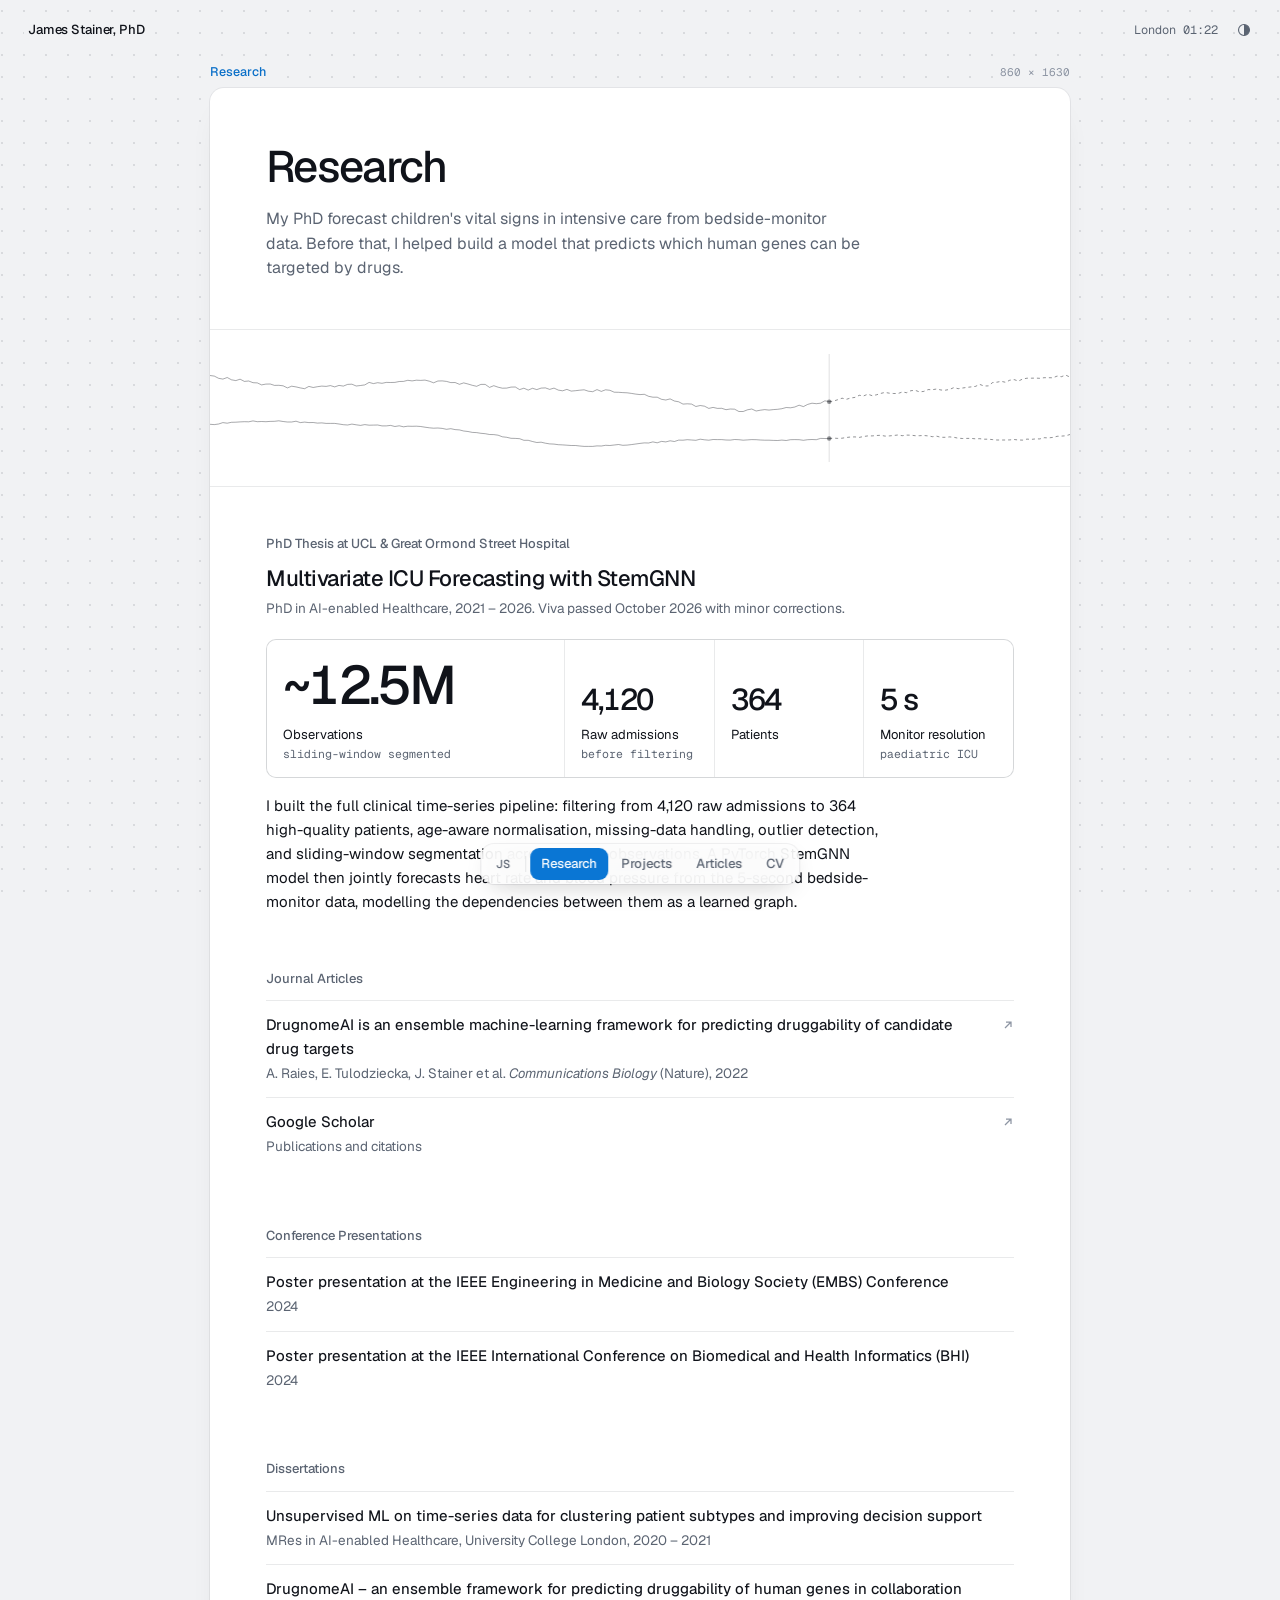
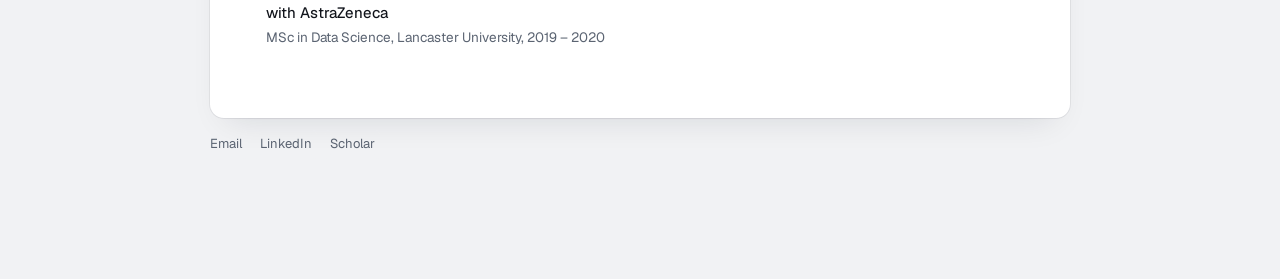
<file: research/index.html>
<!doctype html>
<html lang="en-GB">
<head>
<meta charset="utf-8">
<meta name="viewport" content="width=device-width, initial-scale=1, viewport-fit=cover">
<title>Research | James Stainer, PhD</title>
<meta name="description" content="Research by James Stainer, PhD: the clinical data pipeline and forecasting behind a PhD at UCL and Great Ormond Street Hospital, and predicting which human genes can be drugged.">
<link rel="canonical" href="https://jamsta.in/research/">
<meta property="og:type" content="website">
<meta property="og:site_name" content="James Stainer, PhD">
<meta property="og:title" content="Research | James Stainer, PhD">
<meta property="og:description" content="Research by James Stainer, PhD: the clinical data pipeline and forecasting behind a PhD at UCL and Great Ormond Street Hospital, and predicting which human genes can be drugged.">
<meta property="og:url" content="https://jamsta.in/research/">
<meta property="og:image" content="https://jamsta.in/assets/og.png">
<meta name="twitter:card" content="summary_large_image">
<meta name="theme-color" content="#f1f2f4" media="(prefers-color-scheme: light)">
<meta name="theme-color" content="#0d0f13" media="(prefers-color-scheme: dark)">
<link rel="icon" href="/favicon.svg" type="image/svg+xml">
<link rel="preload" href="/assets/fonts/geist.woff2" as="font" type="font/woff2" crossorigin>
<link rel="expect" href="#frame-sheet" blocking="render">
<link rel="stylesheet" href="/assets/site.css">
<script>
(function () {
  var root = document.documentElement;
  root.classList.add('js');
  try { var theme = localStorage.getItem('theme'); if (theme) root.dataset.theme = theme; } catch (e) {}
  addEventListener('pagereveal', function (event) { if (event.viewTransition) root.classList.add('vt'); });
})();
</script>
<script src="/assets/site.js" defer></script>
</head>
<body class="page">
<a class="skip" href="#main">Skip to content</a>
<header class="bar">
  <a class="bar-name" href="/">James Stainer, PhD</a>
  <div class="bar-end">
    <span class="clock" data-clock>London</span>
    <button class="theme" type="button" data-theme-toggle aria-label="Switch theme"><svg viewBox="0 0 16 16" aria-hidden="true" focusable="false"><circle cx="8" cy="8" r="6.25" fill="none" stroke="currentColor" stroke-width="1.25"/><path d="M8 1.75a6.25 6.25 0 0 1 0 12.5z" fill="currentColor"/></svg></button>
  </div>
</header>
<main id="main" class="stage" style="--w: 860px">
  <div class="frame">
    <div class="frame-label enter">
      <span class="frame-name" aria-hidden="true">Research</span>
      <span class="frame-size" data-frame-size aria-hidden="true"></span>
    </div>
    <div class="frame-sheet enter" id="frame-sheet" style="--i: 1">
      <div class="frame-box"></div>
      <div class="frame-body">
        <h1 class="title">Research</h1>
        <p class="lead">My PhD forecast children's vital signs in intensive care from bedside-monitor data. Before that, I helped build a model that predicts which human genes can be targeted by drugs.</p>
        <div class="band"><svg class="art" viewBox="0 0 860 120" aria-hidden="true" focusable="false"><path class="l1" d="M619.2 6V114"/><path class="l2" d="M0 27.5L4.3 28.1L8.6 30.3L12.9 31.1L17.2 29.5L21.5 31.8L25.8 32.6L30.1 31.2L34.4 33.4L38.7 33L43 34.7L47.3 34.9L51.6 36.9L55.9 36.1L60.2 36L64.5 37.4L68.8 37.3L73.1 37.8L77.4 39.9L81.7 38.2L86 38.9L90.3 39.9L94.6 40.7L98.9 38.4L103.2 39.5L107.5 38.7L111.8 38.1L116.1 38.4L120.4 37.6L124.7 38.9L129 37.4L133.3 38.1L137.6 36.4L141.9 36.2L146.2 38L150.5 37.5L154.8 36.9L159.1 34.4L163.4 35.6L167.7 34.7L172 35.3L176.3 34.4L180.6 34.5L184.9 34.4L189.2 33.5L193.5 33.4L197.8 32.3L202.1 32.9L206.4 32.2L210.7 32.4L215 32.1L219.3 33.2L223.6 34.8L227.9 33L232.2 32.9L236.5 33.4L240.8 34.6L245.1 34.5L249.4 36.3L253.7 34.9L258 36L262.3 37.3L266.6 38.3L270.9 36.4L275.2 36.4L279.5 39.4L283.8 37.7L288.1 39.2L292.4 40.2L296.7 40.1L301 39.1L305.3 39L309.6 41.6L313.9 40.2L318.2 42.1L322.5 40.3L326.8 41.6L331.1 40.1L335.4 39.9L339.7 41.4L344 40.1L348.3 42.1L352.6 42.8L356.9 41.4L361.2 43.1L365.5 42.7L369.8 42.2L374.1 41.8L378.4 43.2L382.7 43.7L387 41.6L391.3 43.4L395.6 41.8L399.9 42.3L404.2 44.2L408.5 44.3L412.8 44.6L417.1 44.8L421.4 45.4L425.7 46.1L430 46.6L434.3 46.3L438.6 48.3L442.9 49.2L447.2 49.2L451.5 51.3L455.8 52L460.1 50.9L464.4 53L468.7 53.8L473 56.1L477.3 55.8L481.6 56.1L485.9 58.5L490.2 57.5L494.5 58.2L498.8 60.4L503.1 59.4L507.4 60.4L511.7 60.3L516 61.7L520.3 61L524.6 61.2L528.9 63.5L533.2 63.5L537.5 61.8L541.8 61L546.1 63L550.4 62.2L554.7 61.6L559 62.1L563.3 61.6L567.6 61.3L571.9 60.7L576.2 59.5L580.5 59.8L584.8 59L589.1 57.2L593.4 58.6L597.7 56.4L602 55.2L606.3 55.7L610.6 55.2L614.9 52.8L619.2 53.7M0 76.3L4.3 76.6L8.6 76L12.9 74.6L17.2 75.2L21.5 74.3L25.8 74.2L30.1 73.9L34.4 73.7L38.7 73.8L43 72.9L47.3 73.7L51.6 73.5L55.9 73.7L60.2 73.4L64.5 73.3L68.8 72.8L73.1 73.5L77.4 74L81.7 74L86 73.2L90.3 74.6L94.6 74.1L98.9 74.6L103.2 74.5L107.5 75.1L111.8 74.9L116.1 75.4L120.4 75.4L124.7 75.4L129 76L133.3 76.7L137.6 77L141.9 76.1L146.2 76.8L150.5 77.4L154.8 76.6L159.1 77.2L163.4 77.1L167.7 77L172 77.9L176.3 77.9L180.6 77.4L184.9 78.5L189.2 77.8L193.5 78.8L197.8 78.2L202.1 78.3L206.4 78.2L210.7 78.5L215 79.2L219.3 79.8L223.6 80.2L227.9 80L232.2 80.4L236.5 81.3L240.8 80.7L245.1 81.6L249.4 81.9L253.7 83L258 83.5L262.3 84.4L266.6 84.6L270.9 85.3L275.2 85.7L279.5 86.5L283.8 86.6L288.1 87.2L292.4 88.8L296.7 89.3L301 90.3L305.3 90.4L309.6 90.7L313.9 92.3L318.2 92.3L322.5 93.5L326.8 94.5L331.1 94.2L335.4 95.2L339.7 95.9L344 96.1L348.3 96.7L352.6 96.9L356.9 97.2L361.2 97.5L365.5 97.5L369.8 98L374.1 98.4L378.4 98.4L382.7 98.4L387 97.9L391.3 98L395.6 97.3L399.9 97.5L404.2 97L408.5 96.5L412.8 97.3L417.1 97.1L421.4 96.6L425.7 96L430 95.4L434.3 94.9L438.6 95L442.9 93.9L447.2 94.8L451.5 93.4L455.8 93.9L460.1 92.8L464.4 93.5L468.7 92.1L473 92.2L477.3 91.7L481.6 92L485.9 92.3L490.2 91.2L494.5 91.8L498.8 92.2L503.1 91.5L507.4 91.6L511.7 91.6L516 92L520.3 92.1L524.6 91.5L528.9 91.7L533.2 92.2L537.5 91.9L541.8 91.6L546.1 91.7L550.4 92L554.7 92.2L559 92.2L563.3 92.4L567.6 92.5L571.9 92.1L576.2 92.5L580.5 91.7L584.8 91.6L589.1 91.7L593.4 92.3L597.7 91.7L602 91.5L606.3 91.7L610.6 90.4L614.9 90.5L619.2 90.6"/><g class="reveal"><path class="as" stroke-dasharray="3 3" d="M619.2 53.7L623.5 53.1L627.8 51.7L632.1 50.2L636.4 51.3L640.7 50L645 49.4L649.3 47.3L653.6 47.9L657.9 46.2L662.2 47.7L666.5 46.8L670.8 45.4L675.1 44.4L679.4 45.2L683.7 45.5L688 45.5L692.3 44L696.6 44.7L700.9 42.7L705.2 42.3L709.5 43.9L713.8 43.4L718.1 41.6L722.4 41.7L726.7 41L731 42L735.3 42.2L739.6 41.4L743.9 39.6L748.2 40.7L752.5 40L756.8 39.4L761.1 38.9L765.4 38.4L769.7 36.4L774 38L778.3 37.9L782.6 34.6L786.9 34.2L791.2 33.3L795.5 34.3L799.8 32.2L804.1 31.6L808.4 33.1L812.7 31L817 30.2L821.3 30.2L825.6 30.1L829.9 30.3L834.2 29.7L838.5 29.7L842.8 29.8L847.1 28.1L851.4 28.7L855.7 27.1L860 29.1M619.2 90.6L623.5 90.1L627.8 90.4L632.1 90.2L636.4 89.5L640.7 89L645 88.9L649.3 89.4L653.6 88.5L657.9 87.9L662.2 87.9L666.5 87.5L670.8 87.3L675.1 88.1L679.4 87.9L683.7 87.5L688 87L692.3 87.7L696.6 87.1L700.9 87.2L705.2 87.7L709.5 87.7L713.8 87.5L718.1 87.9L722.4 88.7L726.7 88.2L731 89.3L735.3 89.3L739.6 88.9L743.9 89.3L748.2 90.2L752.5 90.5L756.8 90.4L761.1 90.4L765.4 90.8L769.7 90.7L774 91.2L778.3 91.2L782.6 91.6L786.9 92L791.2 92L795.5 92L799.8 91.9L804.1 91.5L808.4 92L812.7 92.1L817 91.1L821.3 91.4L825.6 90.9L829.9 90.9L834.2 89.7L838.5 89.9L842.8 89.4L847.1 88.3L851.4 88.1L855.7 87.8L860 86.5"/></g><circle class="af" cx="619.2" cy="53.7" r="2.25"/><circle class="af" cx="619.2" cy="90.6" r="2.25"/></svg></div>
        <section class="section" id="thesis" aria-labelledby="thesis-title" style="margin-top: clamp(32px, 5vw, 48px)">
          <h2 class="eyebrow">PhD Thesis at UCL &amp; Great Ormond Street Hospital</h2>
          <p class="headline" id="thesis-title">Multivariate ICU Forecasting with StemGNN</p>
          <p class="meta">PhD in AI-enabled Healthcare, 2021 &ndash; 2026. Viva passed October 2026 with minor corrections.</p>
          <div class="stats"><div class="stat stat-lead"><span class="stat-value">~12.5M</span><span class="stat-label">Observations</span><span class="stat-note">sliding-window segmented</span></div><div class="stat"><span class="stat-value">4,120</span><span class="stat-label">Raw admissions</span><span class="stat-note">before filtering</span></div><div class="stat"><span class="stat-value">364</span><span class="stat-label">Patients</span><span class="stat-note" aria-hidden="true">&nbsp;</span></div><div class="stat"><span class="stat-value">5 s</span><span class="stat-label">Monitor resolution</span><span class="stat-note">paediatric ICU</span></div></div>
          <p class="prose">I built the full clinical time-series pipeline: filtering from 4,120 raw admissions to 364 high-quality patients, age-aware normalisation, missing-data handling, outlier detection, and sliding-window segmentation across ~12.5M observations. A PyTorch StemGNN model then jointly forecasts heart rate and blood pressure from the 5-second bedside-monitor data, modelling the dependencies between them as a learned graph.</p>
        </section>
        <section class="section" aria-labelledby="pub-title">
          <h2 class="eyebrow" id="pub-title">Journal Articles</h2>
          <div class="rows">
            <a class="row" href="https://doi.org/10.1038/s42003-022-04245-4" data-sel target="_blank" rel="noopener">
              <span class="row-title">DrugnomeAI is an ensemble machine-learning framework for predicting druggability of candidate drug targets</span>
              <span class="row-sub">A. Raies, E. Tulodziecka, J. Stainer et al. <cite>Communications Biology</cite> (Nature), 2022</span>
              <svg class="arrow" viewBox="0 0 12 12" fill="none" stroke="currentColor" stroke-width="1.25" aria-hidden="true" focusable="false"><path d="M3 9 9 3M4 3h5v5"/></svg>
            </a>
            <a class="row" href="https://scholar.google.com/citations?user=jifKNDAAAAAJ" data-sel target="_blank" rel="noopener"><span class="row-title">Google Scholar</span><span class="row-sub">Publications and citations</span><svg class="arrow" viewBox="0 0 12 12" fill="none" stroke="currentColor" stroke-width="1.25" aria-hidden="true" focusable="false"><path d="M3 9 9 3M4 3h5v5"/></svg></a>
          </div>
        </section>
        <section class="section" aria-labelledby="posters-title">
          <h2 class="eyebrow" id="posters-title">Conference Presentations</h2>
          <div class="rows">
            <div class="row"><span class="row-title">Poster presentation at the IEEE Engineering in Medicine and Biology Society (EMBS) Conference</span><span class="row-sub">2024</span></div>
            <div class="row"><span class="row-title">Poster presentation at the IEEE International Conference on Biomedical and Health Informatics (BHI)</span><span class="row-sub">2024</span></div>
          </div>
        </section>
        <section class="section" aria-labelledby="earlier-title">
          <h2 class="eyebrow" id="earlier-title">Dissertations</h2>
          <div class="rows">
            <div class="row"><span class="row-title">Unsupervised ML on time-series data for clustering patient subtypes and improving decision support</span><span class="row-sub">MRes in AI-enabled Healthcare, University College London, 2020 &ndash; 2021</span></div>
            <div class="row"><span class="row-title">DrugnomeAI &ndash; an ensemble framework for predicting druggability of human genes in collaboration with AstraZeneca</span><span class="row-sub">MSc in Data Science, Lancaster University, 2019 &ndash; 2020</span></div>
          </div>
        </section>
      </div>
    </div>
  </div>
  <div class="page-foot enter" style="--i: 3">
    <span class="foot-links"><a class="quiet" href="mailto:stainerjames@hotmail.com">Email</a><a class="quiet" href="https://www.linkedin.com/in/jamesstainer/">LinkedIn</a><a class="quiet" href="https://scholar.google.com/citations?user=jifKNDAAAAAJ">Scholar</a></span>
  </div>
</main>
<nav class="dock" aria-label="Pages">
  <a class="dock-home" href="/" aria-label="Home">JS</a>
  <span class="dock-sep"></span>
  <div class="dock-items"><a href="/research/" aria-current="page"><span class="dock-pill"></span><span class="dock-text">Research</span></a><a href="/projects/"><span class="dock-text">Projects</span></a><a href="/articles/"><span class="dock-text">Articles</span></a><a href="/cv/"><span class="dock-text">CV</span></a></div>
</nav>
</body>
</html>
</file>
<file: assets/site.css>
/* The site is a design file: a dotted canvas with frames on it. Selecting a frame opens it. */

@font-face {
  font-family: "Geist";
  src: url("/assets/fonts/geist.woff2") format("woff2");
  font-weight: 100 900;
  font-display: swap;
}

@font-face {
  font-family: "Geist";
  src: url("/assets/fonts/geist-italic.woff2") format("woff2");
  font-weight: 100 900;
  font-style: italic;
  font-display: swap;
}

@font-face {
  font-family: "Geist Mono";
  src: url("/assets/fonts/geist-mono.woff2") format("woff2");
  font-weight: 100 900;
  font-display: swap;
}

:root {
  --canvas: #f1f2f4;
  --dot: rgb(20 27 40 / .11);
  --dot-lit: rgb(20 27 40 / .46);
  --frame: #fff;
  --ink: #10131a;
  --ink-2: #5b6472;
  --ink-3: #8d95a3;
  --line: rgb(20 27 40 / .09);
  --line-2: rgb(20 27 40 / .22);
  --fill: rgb(20 27 40 / .05);
  --accent: #0d99ff;
  --accent-text: #0a6fc8;
  --accent-fill: #0a76d4;
  --on-accent: #fff;
  --handle: #fff;
  --live: #14ae5c;
  --shadow: 0 0 0 1px rgb(20 27 40 / .06), 0 1px 2px rgb(20 27 40 / .04), 0 16px 32px -16px rgb(20 27 40 / .12);
  --dock: rgb(255 255 255 / .84);

  --sans: "Geist", ui-sans-serif, system-ui, -apple-system, "Segoe UI", Roboto, Arial, sans-serif;
  --mono: "Geist Mono", ui-monospace, "SF Mono", Menlo, Consolas, monospace;

  --radius: 14px;
  --gutter: clamp(16px, 2.2vw, 28px);
  --pad: clamp(22px, 4.4vw, 56px);

  --out: cubic-bezier(.16, .84, .24, 1);
  --spring: linear(0, .084, .259, .451, .622, .758, .857, .925, .968, .992, 1.005, 1.01, 1.011, 1.01, 1.008, 1.006, 1.004, 1.002, 1.001, 1.001, 1);

  color-scheme: light;
}

@media (prefers-color-scheme: dark) {
  :root:not([data-theme="light"]) {
    --canvas: #0d0f13;
    --dot: rgb(255 255 255 / .075);
    --dot-lit: rgb(255 255 255 / .36);
    --frame: #16191f;
    --ink: #f1f3f6;
    --ink-2: #9aa3b1;
    --ink-3: #697384;
    --line: rgb(255 255 255 / .09);
    --line-2: rgb(255 255 255 / .24);
    --fill: rgb(255 255 255 / .06);
    --accent-text: #4db5ff;
    --handle: #16191f;
    --shadow: 0 0 0 1px rgb(255 255 255 / .07), 0 16px 32px -16px rgb(0 0 0 / .7);
    --dock: rgb(30 33 40 / .84);
    color-scheme: dark;
  }
}

:root[data-theme="dark"] {
  --canvas: #0d0f13;
  --dot: rgb(255 255 255 / .075);
  --dot-lit: rgb(255 255 255 / .36);
  --frame: #16191f;
  --ink: #f1f3f6;
  --ink-2: #9aa3b1;
  --ink-3: #697384;
  --line: rgb(255 255 255 / .09);
  --line-2: rgb(255 255 255 / .24);
  --fill: rgb(255 255 255 / .06);
  --accent-text: #4db5ff;
  --handle: #16191f;
  --shadow: 0 0 0 1px rgb(255 255 255 / .07), 0 16px 32px -16px rgb(0 0 0 / .7);
  --dock: rgb(30 33 40 / .84);
  color-scheme: dark;
}

*, *::before, *::after { box-sizing: border-box; }

html {
  background: var(--canvas);
  -webkit-text-size-adjust: 100%;
  overflow-x: clip;
}

body {
  position: relative;
  margin: 0;
  min-height: 100svh;
  color: var(--ink);
  font: 400 15px/1.6 var(--sans);
  -webkit-font-smoothing: antialiased;
  -moz-osx-font-smoothing: grayscale;
  text-rendering: optimizeLegibility;
}

/* The canvas: faint dots everywhere, and brighter dots gathered around the pointer. */
body::before,
body::after {
  content: "";
  position: fixed;
  inset: 0;
  z-index: -1;
  pointer-events: none;
  background-size: 22px 22px;
  background-position: 50% 0;
}

body::before { background-image: radial-gradient(circle at center, var(--dot) 1px, transparent 1.25px); }

body::after {
  background-image: radial-gradient(circle at center, var(--dot-lit) 1px, transparent 1.25px);
  -webkit-mask-image: radial-gradient(240px circle at var(--mx, 50%) var(--my, 50%), #000, transparent);
  mask-image: radial-gradient(240px circle at var(--mx, 50%) var(--my, 50%), #000, transparent);
  opacity: 0;
  transition: opacity .5s ease;
}

.lit body::after { opacity: 1; }

.clock, .status, .foot-links a, .thumb-name, .frame-name, .frame-size, .bar-name, .intro h1, .intro p {
  background: var(--canvas);
  box-shadow: 0 0 0 4px var(--canvas);
  border-radius: 1px;
}

a { color: inherit; }

:focus-visible {
  outline: 1.5px solid var(--accent);
  outline-offset: 3px;
  border-radius: 3px;
}

h1, h2, h3, p, ul, dl, dd { margin: 0; padding: 0; }
ul { list-style: none; }

.skip {
  position: absolute;
  left: 16px;
  top: -48px;
  z-index: 60;
  padding: 6px 12px;
  border-radius: 8px;
  background: var(--accent-fill);
  color: var(--on-accent);
  font-size: 13px;
  text-decoration: none;
  transition: top .2s var(--out);
}
.skip:focus { top: 12px; }

/* Interface text at the edges of the canvas. */
.bar,
.foot {
  display: flex;
  align-items: center;
  justify-content: space-between;
  gap: 16px;
  padding: 16px var(--gutter);
  font-size: 13px;
  color: var(--ink-2);
}

.bar { min-height: 60px; }

.bar-name {
  color: var(--ink);
  font-weight: 500;
  letter-spacing: -.01em;
  text-decoration: none;
  transition: opacity .2s ease;
}
.bar-name:hover { opacity: .6; }

.bar-end {
  display: flex;
  align-items: center;
  gap: 12px;
  margin-left: auto;
}

.clock {
  font: 400 12px/1 var(--mono);
  font-variant-numeric: tabular-nums;
}

.theme {
  display: none;
  place-items: center;
  width: 28px;
  height: 28px;
  margin-right: -6px;
  padding: 0;
  border: 0;
  border-radius: 8px;
  background: none;
  color: var(--ink-2);
  cursor: pointer;
  transition: background .2s ease, color .2s ease;
}
.js .theme { display: grid; }
.theme:hover { background: var(--fill); color: var(--ink); }
.theme svg { display: block; width: 14px; height: 14px; transition: transform .6s var(--spring); }
[data-theme="dark"] .theme svg { transform: rotate(180deg); }

.foot-links {
  display: flex;
  flex-wrap: wrap;
  gap: 4px 18px;
}

.quiet {
  color: var(--ink-2);
  text-decoration: none;
  transition: color .2s ease;
}
.quiet:hover { color: var(--ink); }

.status {
  display: inline-flex;
  align-items: center;
  gap: 8px;
}

.status i {
  position: relative;
  width: 6px;
  height: 6px;
  border-radius: 50%;
  background: var(--live);
}

.status i::after {
  content: "";
  position: absolute;
  inset: -3px;
  border-radius: 50%;
  background: var(--live);
  opacity: .25;
  animation: breathe 3.2s ease-in-out infinite;
}

@keyframes breathe {
  0%, 100% { transform: scale(.7); opacity: .3; }
  50% { transform: scale(1.25); opacity: .1; }
}

/* Landing. */
.home {
  display: grid;
  grid-template-rows: auto 1fr auto;
}

.home-main {
  display: flex;
  flex-direction: column;
  justify-content: center;
  gap: clamp(28px, 5.6vh, 52px);
  width: min(1048px, 100%);
  margin-inline: auto;
  padding: 8px var(--gutter) 24px;
}

.intro h1 {
  width: fit-content;
  font-size: clamp(24px, 2.5vw, 32px);
  font-weight: 500;
  line-height: 1.18;
  letter-spacing: -.03em;
}

.intro p {
  width: fit-content;
  margin-top: 1px;
  color: var(--ink-2);
  font-size: clamp(24px, 2.5vw, 32px);
  font-weight: 500;
  line-height: 1.18;
  letter-spacing: -.03em;
  text-wrap: balance;
}

.frames {
  display: grid;
  grid-template-columns: repeat(4, minmax(0, 1fr));
  gap: clamp(16px, 2.6vw, 32px);
}

.thumb {
  display: block;
  color: inherit;
  text-decoration: none;
  transition: opacity .25s ease;
}

.thumb-name {
  display: block;
  width: fit-content;
  margin-bottom: 8px;
  color: var(--ink-2);
  font-size: 12.5px;
  font-weight: 500;
  line-height: 1.3;
  transition: color .15s ease;
}

.thumb-box {
  display: block;
  aspect-ratio: 236 / 300;
  overflow: hidden;
  border-radius: var(--radius);
  background: var(--frame);
  box-shadow: var(--shadow);
  transition: transform .5s var(--spring);
}

.thumb-box svg { display: block; width: 100%; height: 100%; }

.thumb:active .thumb-box { transform: scale(.985); }

@media (hover: hover) {
  .thumb:hover .thumb-name { color: var(--accent-text); }
  .frames:has(.thumb:hover) .thumb:not(:hover) { opacity: .6; }
}

/* Frames. */
.stage {
  padding: 4px var(--gutter) 124px;
}

.frame {
  width: min(var(--w, 860px), 100%);
  margin-inline: auto;
}

.frame-label {
  display: flex;
  align-items: baseline;
  justify-content: space-between;
  gap: 12px;
  margin-bottom: 8px;
  font-size: 12.5px;
  font-weight: 500;
  line-height: 1.3;
  color: var(--ink-2);
}

.frame-name { display: block; width: fit-content; color: var(--accent-text); }

.frame-size {
  font: 400 11px/1 var(--mono);
  font-variant-numeric: tabular-nums;
  color: var(--ink-3);
}

.frame-sheet {
  position: relative;
  isolation: isolate;
}

.frame-box {
  position: absolute;
  inset: 0;
  z-index: -1;
  border-radius: var(--radius);
  background: var(--frame);
  box-shadow: var(--shadow);
}

.frame-body {
  padding: var(--pad);
  border-radius: var(--radius);
}

.page-foot {
  display: flex;
  flex-wrap: wrap;
  justify-content: space-between;
  gap: 8px 24px;
  width: min(var(--w, 860px), 100%);
  margin: 16px auto 0;
  font-size: 13px;
}

/* Type inside a frame. */
.title {
  font-size: clamp(30px, 4vw, 44px);
  font-weight: 500;
  line-height: 1.06;
  letter-spacing: -.038em;
}

.lead {
  max-width: 54ch;
  margin-top: 16px;
  color: var(--ink-2);
  font-size: 16px;
  line-height: 1.55;
  text-wrap: pretty;
}

.section { margin-top: clamp(36px, 5vw, 56px); scroll-margin-top: 24px; }

.eyebrow {
  margin-bottom: 12px;
  color: var(--ink-2);
  font-size: 13px;
  font-weight: 500;
  line-height: 1.4;
}

.headline {
  font-size: 22px;
  font-weight: 500;
  line-height: 1.2;
  letter-spacing: -.022em;
  text-wrap: balance;
}

.meta {
  margin-top: 6px;
  color: var(--ink-2);
  font-size: 13.5px;
}

.prose {
  max-width: 62ch;
  margin-top: 16px;
  color: var(--ink);
  text-wrap: pretty;
}

.text-link {
  color: var(--ink);
  text-decoration: underline;
  text-decoration-color: var(--line-2);
  text-decoration-thickness: 1px;
  text-underline-offset: .22em;
  transition: text-decoration-color .2s ease;
}
.text-link:hover { text-decoration-color: currentColor; }

/* A trace that runs edge to edge, broken only by the frame. */
.band {
  margin: clamp(32px, 5vw, 48px) calc(var(--pad) * -1) 0;
  padding: 18px 0;
  border-block: 1px solid var(--line);
  overflow: hidden;
}

/* Figures. */
.stats {
  display: grid;
  grid-template-columns: 2fr repeat(3, minmax(0, 1fr));
  gap: 1px;
  margin-top: 20px;
  overflow: hidden;
  border: 1px solid var(--line);
  border-radius: 10px;
  background: var(--line);
}

.stat {
  display: flex;
  flex-direction: column;
  justify-content: flex-end;
  padding: 16px 16px 14px;
  background: var(--frame);
}

.stat-lead .stat-value {
  font-size: clamp(36px, 5.4vw, 54px);
  letter-spacing: -.05em;
}

.stat-value {
  display: block;
  font-size: clamp(24px, 3vw, 30px);
  font-weight: 500;
  line-height: 1.1;
  letter-spacing: -.04em;
  font-variant-numeric: tabular-nums;
}

.stat-label {
  display: block;
  margin-top: 10px;
  font-size: 13px;
  line-height: 1.35;
}

.stat-note {
  display: block;
  margin-top: 2px;
  color: var(--ink-2);
  font: 400 11.5px/1.5 var(--mono);
}

/* Rows. */
.rows { display: grid; }

.row {
  position: relative;
  display: grid;
  grid-template-columns: minmax(0, 1fr) auto;
  gap: 2px 24px;
  margin-inline: -12px;
  padding: 13px 12px;
  color: inherit;
  text-decoration: none;
  transition: opacity .2s ease;
}

.row::before {
  content: "";
  position: absolute;
  inset: 0 12px auto;
  height: 1px;
  background: var(--line);
}

.row-title { font-weight: 450; text-wrap: pretty; }

.row-sub {
  grid-column: 1;
  color: var(--ink-2);
  font-size: 13.5px;
}

.arrow {
  display: block;
  width: 12px;
  height: 12px;
  color: var(--ink-3);
  transition: transform .45s var(--spring), color .2s ease;
}

.row .arrow {
  grid-column: 2;
  grid-row: 1;
  margin-top: 6px;
}

a:hover > .arrow,
a:focus-visible > .arrow {
  color: var(--accent);
  transform: translate(2px, -2px);
}

@media (hover: hover) {
  .rows:has(a.row:hover) > a.row:not(:hover) { opacity: .45; }
}

/* Projects: one frame cut into cells by hairlines. */
.cells {
  display: grid;
  grid-template-columns: repeat(2, minmax(0, 1fr));
  gap: 1px;
  margin: var(--pad) calc(var(--pad) * -1) calc(var(--pad) * -1);
  overflow: hidden;
  border-top: 1px solid var(--line);
  border-radius: 0 0 var(--radius) var(--radius);
  background: var(--line);
}

.cell {
  position: relative;
  display: flex;
  flex-direction: column;
  gap: 24px;
  padding: var(--pad);
  background: var(--frame);
}

.cell-art {
  aspect-ratio: 460 / 200;
  display: flex;
  align-items: center;
}

.cell-text { display: flex; flex-direction: column; flex: 1; }

.cell-title {
  font-size: 17px;
  font-weight: 500;
  line-height: 1.3;
  letter-spacing: -.015em;
}

.cell-title a {
  color: inherit;
  text-decoration: none;
}

.cell-title a::after {
  content: "";
  position: absolute;
  inset: 0;
}

.cell-copy {
  margin-top: 6px;
  color: var(--ink-2);
  font-size: 14px;
  line-height: 1.55;
  text-wrap: pretty;
}

.cell-foot {
  display: flex;
  flex-wrap: wrap;
  align-items: center;
  gap: 4px 16px;
  margin-top: auto;
  padding-top: 14px;
  font-size: 13px;
}

.cell-meta {
  color: var(--ink-2);
  font: 400 11.5px/1.6 var(--mono);
}

.chip {
  position: relative;
  z-index: 1;
  display: inline-flex;
  align-items: center;
  gap: 5px;
  color: var(--ink);
  font-weight: 500;
  text-decoration: none;
}

.chip .arrow { width: 10px; height: 10px; }

/* The DrugnomeAI site is the way out of this cell, so it reads as the cell's own action. */
.chip-group {
  display: inline-flex;
  gap: 14px;
  margin-left: auto;
}

/* Empty frame. */
.empty {
  position: relative;
  display: grid;
  place-items: center;
  gap: 4px;
  margin-top: 32px;
  padding: clamp(48px, 10vw, 80px) 24px;
  text-align: center;
}

.empty .art {
  position: absolute;
  inset: 0;
  height: 100%;
}

.empty rect { width: calc(100% - 1px); height: calc(100% - 1px); }

.empty-copy { color: var(--ink-2); font-size: 14px; }

/* CV: the same order and wording as the document, with role and dates on one line, employer and place on the next. */
.title-row {
  display: flex;
  flex-wrap: wrap;
  align-items: center;
  justify-content: space-between;
  gap: 16px;
}

.button {
  display: inline-flex;
  align-items: center;
  gap: 8px;
  height: 34px;
  padding: 0 12px;
  border-radius: 9px;
  box-shadow: inset 0 0 0 1px var(--line-2);
  color: var(--ink);
  font-size: 13px;
  font-weight: 500;
  text-decoration: none;
  transition: background .2s ease, box-shadow .2s ease;
}
.button:hover { background: var(--fill); box-shadow: inset 0 0 0 1px var(--ink-3); }
.button .arrow { width: 11px; height: 11px; color: currentColor; }
.button:hover > .arrow { color: currentColor; transform: translateY(1.5px); }

.cv-contact {
  margin-top: 12px;
  color: var(--ink-2);
  font-size: 14px;
}
.cv-contact i { margin-inline: 4px; color: var(--ink-3); font-style: normal; }

.cv-section { margin-top: clamp(28px, 4vw, 40px); }

.cv-section > h2 {
  padding-bottom: 8px;
  border-bottom: 1px solid var(--line);
  color: var(--accent-text);
  font-size: 12px;
  font-weight: 500;
  line-height: 1.4;
  letter-spacing: .07em;
  text-transform: uppercase;
}

.cv-summary {
  max-width: 72ch;
  margin-top: 12px;
  font-size: 14.5px;
  text-wrap: pretty;
}

.skills {
  display: grid;
  grid-template-columns: 108px minmax(0, 1fr);
  gap: 6px 16px;
  margin-top: 12px;
  font-size: 14px;
  line-height: 1.5;
}
.skills dt { font-weight: 500; }
.skills dd { color: var(--ink-2); }

.job { margin-top: 16px; }

.job-head {
  display: grid;
  grid-template-columns: minmax(0, 1fr) auto;
  gap: 0 20px;
  align-items: baseline;
}

.job-role {
  font-size: 15px;
  font-weight: 500;
  line-height: 1.4;
  letter-spacing: -.005em;
}

.job-when {
  color: var(--ink-2);
  font: 400 12px/1.6 var(--mono);
  font-variant-numeric: tabular-nums;
  text-align: right;
  white-space: nowrap;
}

.job-when.side {
  font: 400 13.5px/1.5 var(--sans);
  white-space: normal;
}

.job-org { grid-column: 1; color: var(--ink-2); font-size: 13.5px; font-style: italic; }
.job-where { grid-column: 2; color: var(--ink-2); font-size: 13.5px; text-align: right; }

.points {
  display: grid;
  gap: 4px;
  max-width: 76ch;
  margin-top: 8px;
  color: var(--ink-2);
  font-size: 14px;
  line-height: 1.55;
}

.points li {
  position: relative;
  padding-left: 14px;
  text-wrap: pretty;
}

.points li::before {
  content: "";
  position: absolute;
  left: 2px;
  top: .68em;
  width: 3px;
  height: 3px;
  border-radius: 50%;
  background: var(--ink-3);
}

.points strong { color: var(--ink); font-weight: 500; }
.points .points { margin-top: 4px; }
.points sup { font-size: .72em; line-height: 0; }

.refs-head {
  margin-top: 14px;
  font-size: 14px;
  font-weight: 500;
  line-height: 1.5;
}

.refs {
  display: grid;
  gap: 6px;
  margin: 6px 0 0;
  padding: 0;
  list-style: none;
  color: var(--ink-2);
  font-size: 14px;
  line-height: 1.55;
}

.refs li {
  display: grid;
  grid-template-columns: 26px minmax(0, 1fr);
}

.refs strong { color: var(--ink); font-weight: 500; }

.ref-n {
  font: 400 12px/1.8 var(--mono);
  font-variant-numeric: tabular-nums;
}

/* The dock: Figma's toolbar, where the current page is the active tool. */
.dock {
  position: fixed;
  left: 50%;
  bottom: max(16px, env(safe-area-inset-bottom, 0px));
  z-index: 30;
  display: flex;
  align-items: center;
  gap: 4px;
  padding: 4px;
  border-radius: 13px;
  background: var(--dock);
  box-shadow: var(--shadow), 0 8px 24px -8px rgb(0 0 0 / .18);
  -webkit-backdrop-filter: blur(14px) saturate(1.4);
  backdrop-filter: blur(14px) saturate(1.4);
  font-size: 13px;
  font-weight: 500;
  transform: translateX(-50%);
}

.dock a {
  position: relative;
  display: grid;
  place-items: center;
  height: 32px;
  padding: 0 11px;
  border-radius: 9px;
  color: var(--ink-2);
  text-decoration: none;
  white-space: nowrap;
  transition: background .18s ease, color .18s ease;
}

.dock a:hover { background: var(--fill); color: var(--ink); }

.dock-home {
  font: 500 11.5px/1 var(--mono);
  letter-spacing: -.02em;
}

.dock-sep {
  width: 1px;
  height: 16px;
  background: var(--line);
}

.dock-items {
  display: flex;
  gap: 2px;
}

.dock a[aria-current="page"],
.dock a[aria-current="page"]:hover {
  background: none;
  color: var(--on-accent);
}

.dock-pill {
  position: absolute;
  inset: 0;
  border-radius: 9px;
  background: var(--accent-fill);
}

.dock-text { position: relative; }

/* Selection: one box that travels between whatever you point at. */
.sel-layer {
  position: absolute;
  inset: 0;
  z-index: 40;
  overflow: clip;
  pointer-events: none;
}

.sel {
  position: absolute;
  top: 0;
  left: 0;
  outline: 1px solid var(--accent);
  opacity: 0;
  transition:
    transform .5s var(--spring),
    width .5s var(--spring),
    height .5s var(--spring),
    opacity .14s ease;
}

.sel.on { opacity: 1; }

.sel i {
  position: absolute;
  width: 8px;
  height: 8px;
  border: 1px solid var(--accent);
  background: var(--handle);
}
.sel i:nth-child(1) { left: -4px; top: -4px; }
.sel i:nth-child(2) { right: -4px; top: -4px; }
.sel i:nth-child(3) { left: -4px; bottom: -4px; }
.sel i:nth-child(4) { right: -4px; bottom: -4px; }

.sel b {
  position: absolute;
  left: 50%;
  top: calc(100% + 8px);
  padding: 1px 5px;
  border-radius: 3px;
  background: var(--accent);
  color: var(--on-accent);
  font: 500 10.5px/1.5 var(--mono);
  font-variant-numeric: tabular-nums;
  white-space: nowrap;
  transform: translateX(-50%);
}

html.js a[data-sel]:focus-visible,
html.js .cell-title a:focus-visible { outline: none; }

/* Line art, drawn only in hairlines and low-opacity ink. Colour arrives on selection. */
.art {
  display: block;
  width: 100%;
  height: auto;
  color: var(--ink);
  overflow: visible;
}

.art .h { fill: currentColor; fill-opacity: .86; }
.art .b1 { fill: currentColor; fill-opacity: .1; }
.art .b2 { fill: currentColor; fill-opacity: .24; }
.art .l1 { fill: none; stroke: currentColor; stroke-opacity: .13; stroke-width: 1; vector-effect: non-scaling-stroke; }
.art .l2 { fill: none; stroke: currentColor; stroke-opacity: .36; stroke-width: 1; vector-effect: non-scaling-stroke; }
.art .as { fill: none; stroke: currentColor; stroke-opacity: .46; stroke-width: 1; vector-effect: non-scaling-stroke; transition: stroke .25s ease, stroke-opacity .25s ease; }
.art .af { fill: currentColor; fill-opacity: .46; transition: fill .25s ease, fill-opacity .25s ease; }
.art .ants { stroke-dasharray: 3 3; }

:is(.thumb, .cell, .band, .empty):is(:hover, :focus-visible, :focus-within) .art .as { stroke: var(--accent); stroke-opacity: 1; }
:is(.thumb, .cell, .band, .empty):is(:hover, :focus-visible, :focus-within) .art .af { fill: var(--accent); fill-opacity: 1; }

/* What each drawing does when selected. */
@keyframes reveal { from { clip-path: inset(-8% 100% -8% 0); } to { clip-path: inset(-8% -2% -8% 0); } }
@keyframes march { to { stroke-dashoffset: -12; } }
@keyframes settle { from { fill-opacity: .1; } }

:is(.thumb, .cell, .band):hover .reveal { animation: reveal .9s var(--out) both; }
:is(.thumb, .cell, .band, .empty):hover .ants { animation: march .8s linear infinite; }
:is(.thumb, .cell, .band):hover .hit { animation: settle .5s ease both; animation-delay: calc(var(--d, 0) * 70ms); }

/* Things arrive softly on first load. Everything is visible at rest without any script. */
@keyframes rise {
  from { opacity: 0; transform: translateY(8px); filter: blur(6px); }
  to { opacity: 1; transform: none; filter: blur(0); }
}

.enter {
  animation: rise .75s var(--out) backwards;
  animation-delay: calc(var(--i, 0) * 60ms + 40ms);
}

/* The footer sits on the bottom edge of the page, so moving it would briefly add a scrollbar. */
.foot.enter { animation-name: appear; }

@keyframes appear { from { opacity: 0; } }

.vt .enter { animation: none; }

/* Moving between pages: the frame is one object that travels and resizes. */
@view-transition { navigation: auto; }

.frame-box { view-transition-name: frame; }
.frame-body { view-transition-name: frame-body; }
.frame-name { view-transition-name: frame-label; }
.intro h1, .bar-name { view-transition-name: name; }
.dock { view-transition-name: dock; }
.dock-items { view-transition-name: dock-items; }
.dock-pill { view-transition-name: dock-pill; }

::view-transition-group(*) {
  animation-duration: .62s;
  animation-timing-function: var(--spring);
}

::view-transition-old(root),
::view-transition-new(root) { animation-duration: .3s; }

::view-transition-group(frame) {
  z-index: 1;
  border-radius: var(--radius);
  background: var(--frame);
  box-shadow: var(--shadow);
}

::view-transition-image-pair(frame) { display: none; }

::view-transition-group(frame-body) {
  z-index: 2;
  overflow: clip;
  border-radius: var(--radius);
}

::view-transition-old(frame-body) { animation: vt-out .16s ease-out both; }
::view-transition-new(frame-body) { animation: vt-in .4s .1s ease-out both; }

::view-transition-group(frame-label),
::view-transition-group(name) { z-index: 3; }

::view-transition-group(dock) { z-index: 10; }
::view-transition-group(dock-pill) { z-index: 11; }
::view-transition-group(dock-items) { z-index: 12; }

::view-transition-new(dock):only-child,
::view-transition-new(dock-pill):only-child,
::view-transition-new(dock-items):only-child { animation: dock-in .55s var(--out) both; }

::view-transition-old(dock):only-child,
::view-transition-old(dock-pill):only-child,
::view-transition-old(dock-items):only-child { animation: dock-out .22s ease-in both; }

@keyframes vt-in { from { opacity: 0; } }
@keyframes vt-out { to { opacity: 0; } }
@keyframes dock-in { from { opacity: 0; transform: translateY(18px); } }
@keyframes dock-out { to { opacity: 0; transform: translateY(14px); } }

/* Phones. */
@media (max-width: 760px) {
  .frames { grid-template-columns: repeat(2, minmax(0, 1fr)); }
  .home-main { justify-content: flex-start; padding-top: 12px; }
  .stats { grid-template-columns: repeat(3, minmax(0, 1fr)); }
  .stat-lead { grid-column: 1 / -1; }
  .stat { justify-content: flex-start; padding: 14px 12px 12px; }
  .job-head { grid-template-columns: minmax(0, 1fr); }
  .job-when, .job-where { grid-column: 1; text-align: left; }
  .skills { grid-template-columns: minmax(0, 1fr); gap: 0; }
  .skills dd { margin-bottom: 8px; }
  .cells { grid-template-columns: minmax(0, 1fr); }
  .chip-group { margin-left: 0; flex-wrap: wrap; }
  .foot { flex-direction: column-reverse; align-items: flex-start; gap: 8px; }
  .frame-size { display: none; }
}

@media (max-width: 400px) {
  .dock a { padding: 0 9px; }
}

/* Paper, for anyone who prints a page. The downloadable CV is the typeset PDF. */
@media print {
  @page { size: A4; margin: 15mm 16mm; }

  :root {
    --canvas: #fff;
    --frame: #fff;
    --ink: #10131a;
    --ink-2: #4c5563;
    --line: rgb(20 27 40 / .14);
    --accent-text: #10131a;
    color-scheme: light;
  }

  html, body { background: #fff; }
  body { min-height: 0; font-size: 10pt; line-height: 1.42; }
  body::before, body::after, .bar, .dock, .frame-label, .page-foot, .button, .skip, .sel-layer { display: none !important; }
  .stage { padding: 0; }
  .frame { width: 100%; }
  .frame-box { display: none; }
  .frame-body { padding: 0; }
  .enter { animation: none; }
  .job, .refs li { break-inside: avoid; }
  h2, h3 { break-after: avoid; }
}

/* Stillness. */
@media (prefers-reduced-motion: reduce) {
  @view-transition { navigation: none; }

  *, *::before, *::after {
    animation-duration: .001ms !important;
    animation-delay: 0ms !important;
    animation-iteration-count: 1 !important;
    transition-duration: .001ms !important;
  }
}
</file>
